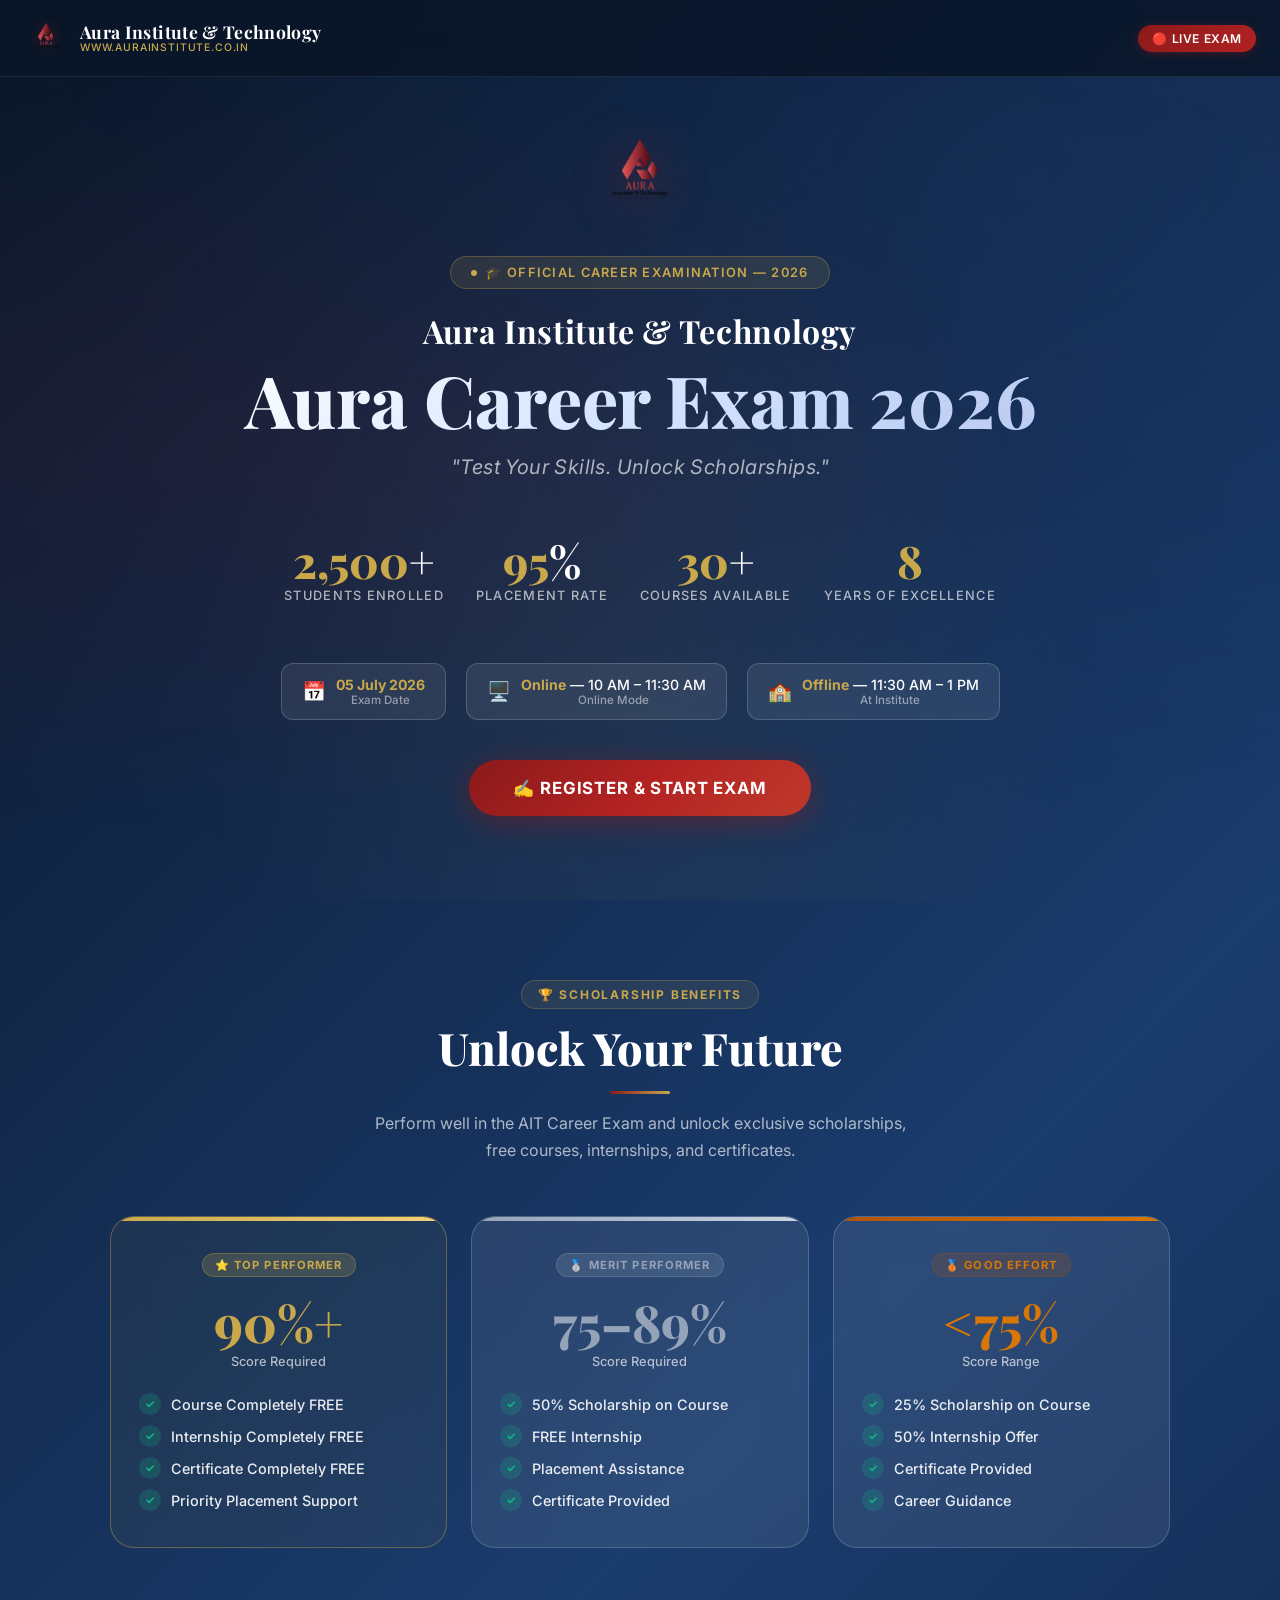
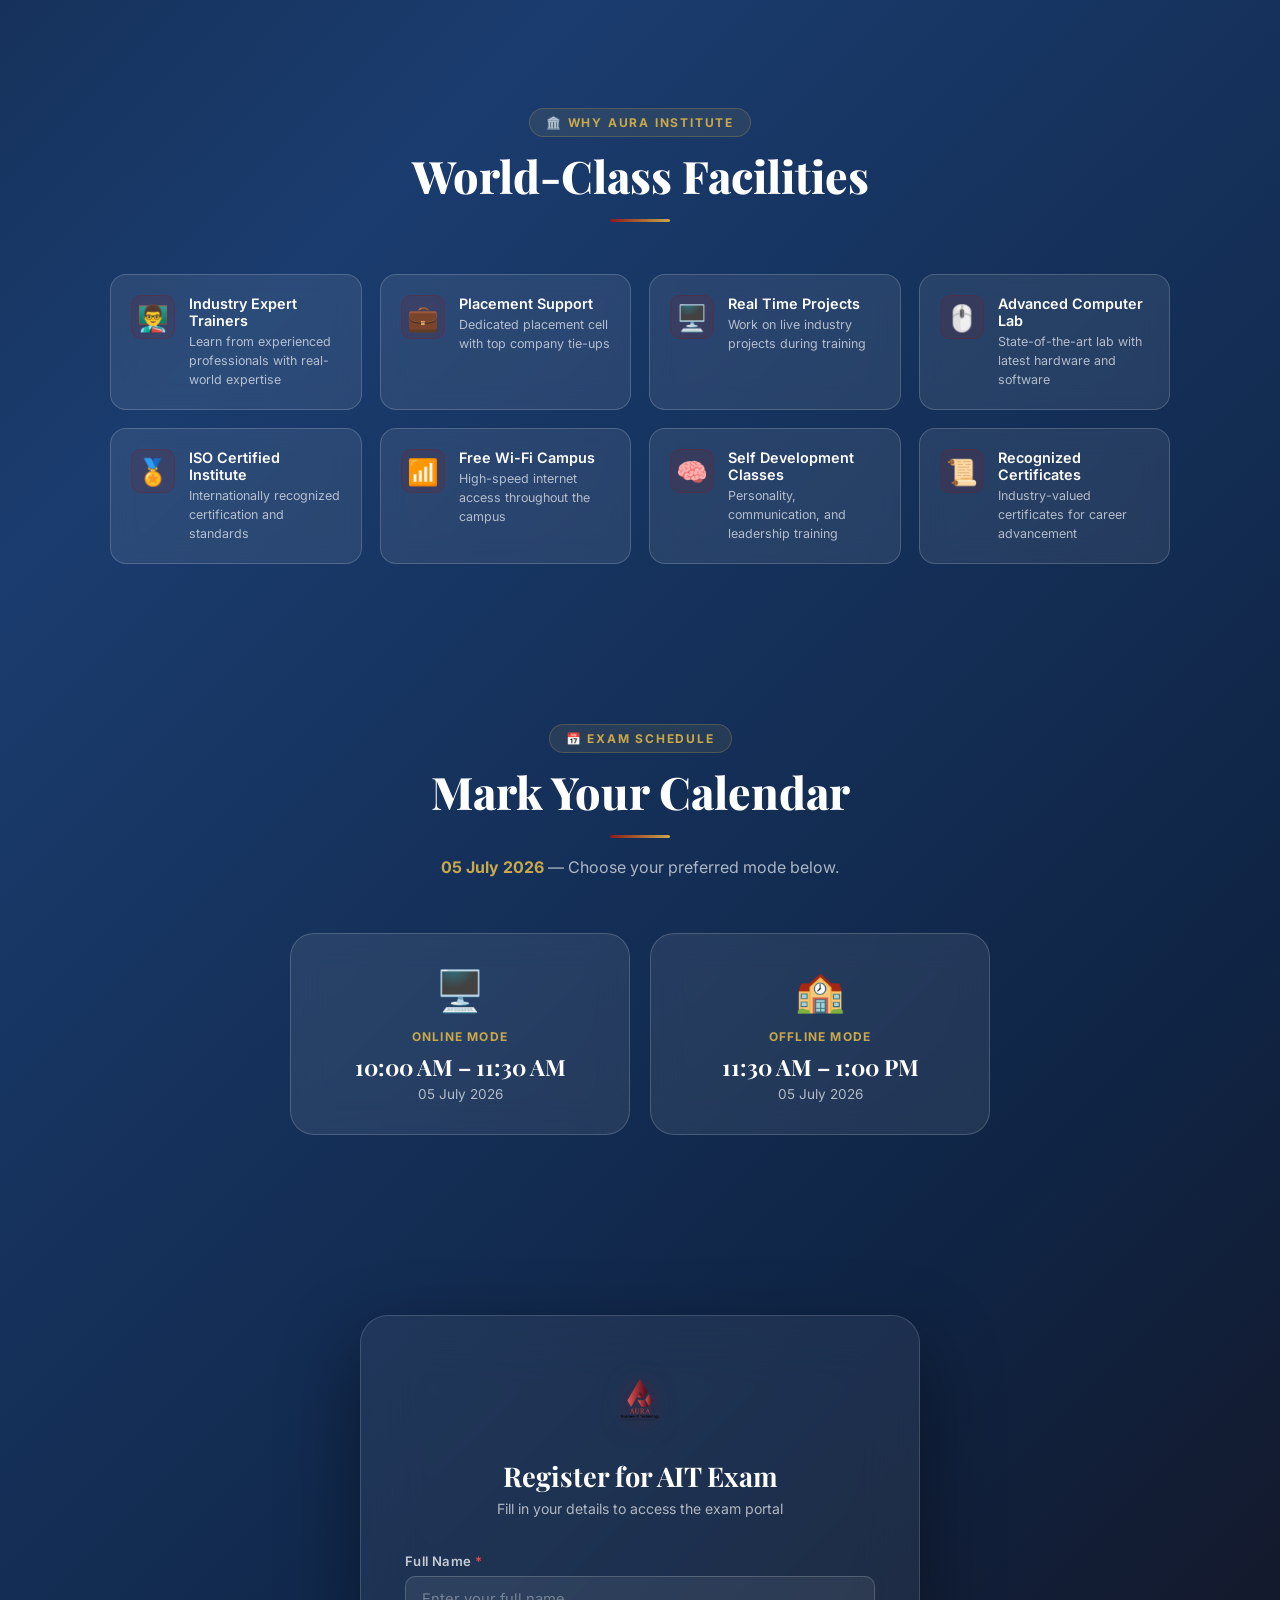
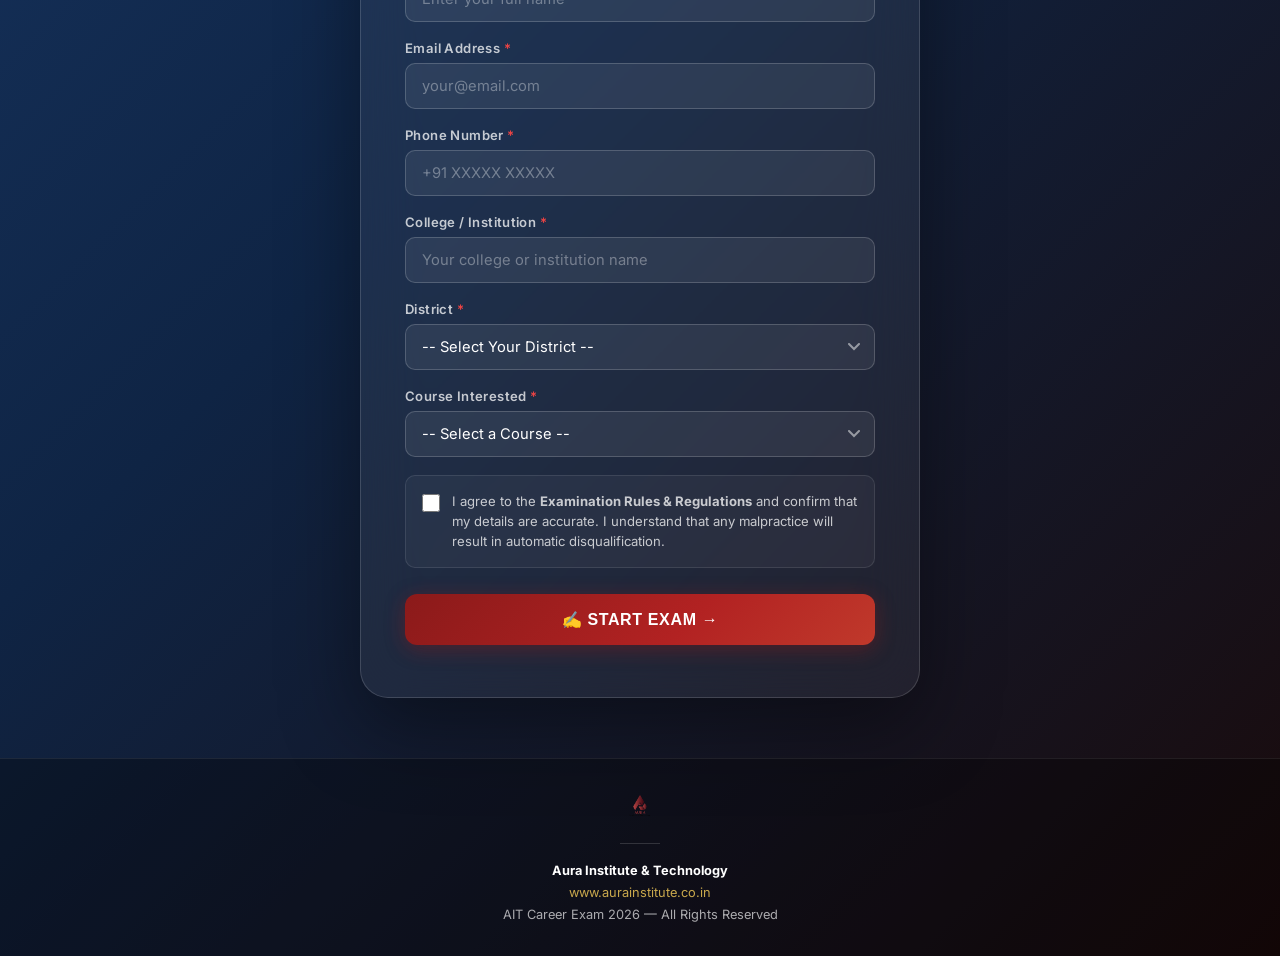
<file: index.html>
<!DOCTYPE html>
<html lang="en">
<head>
  <meta charset="UTF-8" />
  <meta name="viewport" content="width=device-width, initial-scale=1.0" />
  <meta name="description" content="AIT Career Exam 2026 – Test Your Skills. Unlock Scholarships. Hosted by Aura Institute & Technology." />
  <meta name="keywords" content="Aura Institute, AIT Exam, Career Exam 2026, Scholarship, Technology" />
  <meta name="robots" content="index, follow" />
  <meta property="og:title" content="AIT Career Exam 2026 | Aura Institute & Technology" />
  <meta property="og:description" content="Test Your Skills. Unlock Scholarships. Register for AIT Exam 2026." />
  <meta property="og:type" content="website" />
  <title>AIT Career Exam 2026 | Aura Institute & Technology</title>
  <link rel="icon" type="image/png" href="assets/logo.png" />
  <link rel="stylesheet" href="css/style.css" />
</head>
<body>

<!-- Page Loader -->
<div class="page-loader" id="pageLoader">
  <img src="assets/logo.png" alt="Aura Institute" class="loader-logo" />
  <div class="loader-bar-wrap">
    <div class="loader-bar"></div>
  </div>
</div>

<!-- Background Particles -->
<div class="bg-particles" id="bgParticles"></div>

<!-- Navbar -->
<nav class="navbar" id="navbar" role="navigation" aria-label="Main navigation">
  <a class="nav-brand" href="index.html" aria-label="Aura Institute Home">
    <img src="assets/logo.png" alt="Aura Institute Logo" class="nav-logo" loading="lazy" />
    <div class="nav-brand-text">
      <span class="nav-brand-name">Aura Institute & Technology</span>
      <span class="nav-brand-sub">www.aurainstitute.co.in</span>
    </div>
  </a>
  <div class="nav-badge" aria-label="Exam status">🔴 LIVE EXAM</div>
</nav>

<!-- ============================================================
     HERO SECTION
     ============================================================ -->
<section class="hero" id="home" aria-label="Hero section">
  <div class="hero-content">
    <div class="hero-logo-wrap">
      <img src="assets/logo.png" alt="Aura Institute & Technology" class="hero-logo" loading="eager" />
    </div>

    <div class="hero-eyebrow">🎓 Official Career Examination — 2026</div>

    <h2 class="hero-institute">Aura Institute & Technology</h2>
    <h1 class="hero-title">Aura Career Exam 2026</h1>
    <p class="hero-subtitle">"Test Your Skills. Unlock Scholarships."</p>

    <!-- Stats row -->
    <div class="stats-row">
      <div class="stat-item">
        <div class="stat-number"><span id="counter1">0</span>+</div>
        <div class="stat-label">Students Enrolled</div>
      </div>
      <div class="stat-item">
        <div class="stat-number"><span id="counter2">0</span>%</div>
        <div class="stat-label">Placement Rate</div>
      </div>
      <div class="stat-item">
        <div class="stat-number"><span id="counter3">0</span>+</div>
        <div class="stat-label">Courses Available</div>
      </div>
      <div class="stat-item">
        <div class="stat-number"><span id="counter4">0</span></div>
        <div class="stat-label">Years of Excellence</div>
      </div>
    </div>

    <!-- Exam Date Chips -->
    <div class="exam-date-banner">
      <div class="date-chip">
        <span class="icon">📅</span>
        <div>
          <div><strong>05 July 2026</strong></div>
          <div style="font-size:0.72rem; color: rgba(255,255,255,0.5);">Exam Date</div>
        </div>
      </div>
      <div class="date-chip">
        <span class="icon">🖥️</span>
        <div>
          <div><strong>Online</strong> — 10 AM – 11:30 AM</div>
          <div style="font-size:0.72rem; color: rgba(255,255,255,0.5);">Online Mode</div>
        </div>
      </div>
      <div class="date-chip">
        <span class="icon">🏫</span>
        <div>
          <div><strong>Offline</strong> — 11:30 AM – 1 PM</div>
          <div style="font-size:0.72rem; color: rgba(255,255,255,0.5);">At Institute</div>
        </div>
      </div>
    </div>

    <a href="#register" class="btn-primary" id="heroRegisterBtn" role="button">
      ✍️ Register & Start Exam
    </a>
  </div>
</section>

<!-- ============================================================
     SCHOLARSHIP SECTION
     ============================================================ -->
<section class="section" id="scholarship" aria-label="Scholarship benefits">
  <div class="container">
    <div class="section-header">
      <div class="section-label">🏆 Scholarship Benefits</div>
      <h2 class="section-title">Unlock Your Future</h2>
      <div class="divider"></div>
      <p class="section-desc">Perform well in the AIT Career Exam and unlock exclusive scholarships, free courses, internships, and certificates.</p>
    </div>

    <div class="scholarship-grid">
      <!-- Gold: 90%+ -->
      <div class="scholarship-card featured gold" role="article" aria-label="Gold Scholarship: 90% and above">
        <div class="card-badge gold">⭐ Top Performer</div>
        <div class="card-score gold">90%+</div>
        <div class="card-score-label">Score Required</div>
        <ul class="card-benefits" aria-label="Benefits for 90% and above">
          <li>Course Completely FREE</li>
          <li>Internship Completely FREE</li>
          <li>Certificate Completely FREE</li>
          <li>Priority Placement Support</li>
        </ul>
      </div>

      <!-- Silver: 75–89% -->
      <div class="scholarship-card silver" role="article" aria-label="Silver Scholarship: 75 to 89 percent">
        <div class="card-badge silver">🥈 Merit Performer</div>
        <div class="card-score silver">75–89%</div>
        <div class="card-score-label">Score Required</div>
        <ul class="card-benefits" aria-label="Benefits for 75 to 89 percent">
          <li>50% Scholarship on Course</li>
          <li>FREE Internship</li>
          <li>Placement Assistance</li>
          <li>Certificate Provided</li>
        </ul>
      </div>

      <!-- Bronze: Below 75% -->
      <div class="scholarship-card bronze" role="article" aria-label="Bronze Scholarship: Below 75 percent">
        <div class="card-badge bronze">🥉 Good Effort</div>
        <div class="card-score bronze">&lt;75%</div>
        <div class="card-score-label">Score Range</div>
        <ul class="card-benefits" aria-label="Benefits for below 75 percent">
          <li>25% Scholarship on Course</li>
          <li>50% Internship Offer</li>
          <li>Certificate Provided</li>
          <li>Career Guidance</li>
        </ul>
      </div>
    </div>
  </div>
</section>

<!-- ============================================================
     FEATURES SECTION
     ============================================================ -->
<section class="section" id="features" aria-label="Institute features">
  <div class="container">
    <div class="section-header">
      <div class="section-label">🏛️ Why Aura Institute</div>
      <h2 class="section-title">World-Class Facilities</h2>
      <div class="divider"></div>
    </div>

    <div class="features-grid">
      <div class="feature-item">
        <div class="feature-icon">👨‍🏫</div>
        <div class="feature-text">
          <h4>Industry Expert Trainers</h4>
          <p>Learn from experienced professionals with real-world expertise</p>
        </div>
      </div>
      <div class="feature-item">
        <div class="feature-icon">💼</div>
        <div class="feature-text">
          <h4>Placement Support</h4>
          <p>Dedicated placement cell with top company tie-ups</p>
        </div>
      </div>
      <div class="feature-item">
        <div class="feature-icon">🖥️</div>
        <div class="feature-text">
          <h4>Real Time Projects</h4>
          <p>Work on live industry projects during training</p>
        </div>
      </div>
      <div class="feature-item">
        <div class="feature-icon">🖱️</div>
        <div class="feature-text">
          <h4>Advanced Computer Lab</h4>
          <p>State-of-the-art lab with latest hardware and software</p>
        </div>
      </div>
      <div class="feature-item">
        <div class="feature-icon">🏅</div>
        <div class="feature-text">
          <h4>ISO Certified Institute</h4>
          <p>Internationally recognized certification and standards</p>
        </div>
      </div>
      <div class="feature-item">
        <div class="feature-icon">📶</div>
        <div class="feature-text">
          <h4>Free Wi-Fi Campus</h4>
          <p>High-speed internet access throughout the campus</p>
        </div>
      </div>
      <div class="feature-item">
        <div class="feature-icon">🧠</div>
        <div class="feature-text">
          <h4>Self Development Classes</h4>
          <p>Personality, communication, and leadership training</p>
        </div>
      </div>
      <div class="feature-item">
        <div class="feature-icon">📜</div>
        <div class="feature-text">
          <h4>Recognized Certificates</h4>
          <p>Industry-valued certificates for career advancement</p>
        </div>
      </div>
    </div>
  </div>
</section>

<!-- ============================================================
     EXAM SCHEDULE
     ============================================================ -->
<section class="section" id="schedule" aria-label="Exam schedule">
  <div class="container">
    <div class="section-header">
      <div class="section-label">📅 Exam Schedule</div>
      <h2 class="section-title">Mark Your Calendar</h2>
      <div class="divider"></div>
      <p class="section-desc" style="margin-bottom:0;">
        <strong style="color:var(--gold);">05 July 2026</strong> — Choose your preferred mode below.
      </p>
    </div>

    <div class="schedule-wrap">
      <div class="schedule-card">
        <div class="schedule-icon">🖥️</div>
        <div class="schedule-mode">Online Mode</div>
        <div class="schedule-time">10:00 AM – 11:30 AM</div>
        <div class="schedule-date">05 July 2026</div>
      </div>
      <div class="schedule-card">
        <div class="schedule-icon">🏫</div>
        <div class="schedule-mode">Offline Mode</div>
        <div class="schedule-time">11:30 AM – 1:00 PM</div>
        <div class="schedule-date">05 July 2026</div>
      </div>
    </div>
  </div>
</section>

<!-- ============================================================
     REGISTRATION FORM
     ============================================================ -->
<section class="form-section" id="register" aria-label="Registration form">
  <div class="form-container" role="main">
    <div class="form-header">
      <img src="assets/logo.png" alt="Aura Institute Logo" class="form-logo" loading="lazy" />
      <h2 class="form-title">Register for AIT Exam</h2>
      <p class="form-subtitle">Fill in your details to access the exam portal</p>
    </div>

    <!-- Alert Messages -->
    <div class="alert alert-error" id="formAlertError" role="alert" aria-live="assertive">
      <span>⚠️</span>
      <span id="formAlertErrorText">An error occurred.</span>
    </div>
    <div class="alert alert-warning" id="formAlertWarning" role="alert" aria-live="polite">
      <span>🚫</span>
      <span id="formAlertWarningText"></span>
    </div>
    <div class="alert alert-success" id="formAlertSuccess" role="status" aria-live="polite">
      <span>✅</span>
      <span id="formAlertSuccessText"></span>
    </div>

    <form id="registrationForm" novalidate autocomplete="off" aria-label="Exam registration form">
      <!-- Full Name -->
      <div class="form-group">
        <label class="form-label" for="fullName">Full Name <span style="color:var(--danger)">*</span></label>
        <input
          type="text"
          id="fullName"
          name="fullName"
          class="form-input"
          placeholder="Enter your full name"
          maxlength="100"
          autocomplete="name"
          aria-required="true"
        />
        <div class="field-error" id="fullNameError" role="alert">Please enter your full name.</div>
      </div>

      <!-- Email -->
      <div class="form-group">
        <label class="form-label" for="email">Email Address <span style="color:var(--danger)">*</span></label>
        <input
          type="email"
          id="email"
          name="email"
          class="form-input"
          placeholder="your@email.com"
          maxlength="150"
          autocomplete="email"
          aria-required="true"
        />
        <div class="field-error" id="emailError" role="alert">Please enter a valid email address.</div>
      </div>

      <!-- Phone -->
      <div class="form-group">
        <label class="form-label" for="phone">Phone Number <span style="color:var(--danger)">*</span></label>
        <input
          type="tel"
          id="phone"
          name="phone"
          class="form-input"
          placeholder="+91 XXXXX XXXXX"
          maxlength="15"
          autocomplete="tel"
          aria-required="true"
        />
        <div class="field-error" id="phoneError" role="alert">Please enter a valid 10-digit phone number.</div>
      </div>

      <!-- College -->
      <div class="form-group">
        <label class="form-label" for="college">College / Institution <span style="color:var(--danger)">*</span></label>
        <input
          type="text"
          id="college"
          name="college"
          class="form-input"
          placeholder="Your college or institution name"
          maxlength="150"
          aria-required="true"
        />
        <div class="field-error" id="collegeError" role="alert">Please enter your college name.</div>
      </div>

      <!-- District -->
      <div class="form-group">
        <label class="form-label" for="district">District <span style="color:var(--danger)">*</span></label>
        <select id="district" name="district" class="form-select" aria-required="true">
          <option value="">-- Select Your District --</option>
          <option>Chennai</option>
          <option>Coimbatore</option>
          <option>Madurai</option>
          <option>Tiruchirappalli</option>
          <option>Salem</option>
          <option>Tirunelveli</option>
          <option>Vellore</option>
          <option>Erode</option>
          <option>Thoothukkudi</option>
          <option>Dindigul</option>
          <option>Thanjavur</option>
          <option>Ranipet</option>
          <option>Sivaganga</option>
          <option>Virudhunagar</option>
          <option>Namakkal</option>
          <option>Kanchipuram</option>
          <option>Karur</option>
          <option>Tiruppur</option>
          <option>Krishnagiri</option>
          <option>Dharmapuri</option>
          <option>Ariyalur</option>
          <option>Cuddalore</option>
          <option>Nagapattinam</option>
          <option>Nilgiris</option>
          <option>Perambalur</option>
          <option>Pudukkottai</option>
          <option>Ramanathapuram</option>
          <option>Tiruvannamalai</option>
          <option>Tiruvarur</option>
          <option>Villupuram</option>
          <option>Kallakurichi</option>
          <option>Chengalpattu</option>
          <option>Tenkasi</option>
          <option>Tirupattur</option>
          <option>Other</option>
        </select>
        <div class="field-error" id="districtError" role="alert">Please select your district.</div>
      </div>

      <!-- Course Interested -->
      <div class="form-group">
        <label class="form-label" for="course">Course Interested <span style="color:var(--danger)">*</span></label>
        <select id="course" name="course" class="form-select" aria-required="true">
          <option value="">-- Select a Course --</option>
          <option>Full Stack Web Development</option>
          <option>Python Programming</option>
          <option>Java Development</option>
          <option>Data Science & AI</option>
          <option>Digital Marketing</option>
          <option>Graphic Design</option>
          <option>Cybersecurity</option>
          <option>Cloud Computing (AWS/Azure)</option>
          <option>Mobile App Development</option>
          <option>Hardware & Networking</option>
          <option>Tally & Accounting</option>
          <option>MS Office & DTP</option>
          <option>Embedded Systems</option>
          <option>VLSI Design</option>
          <option>AutoCAD & Civil Design</option>
          <option>Other</option>
        </select>
        <div class="field-error" id="courseError" role="alert">Please select a course.</div>
      </div>

      <!-- Agree Checkbox -->
      <div class="form-group">
        <label class="checkbox-wrap" for="agreeTerms">
          <input type="checkbox" id="agreeTerms" name="agreeTerms" aria-required="true" />
          <span class="checkbox-label">
            I agree to the <strong>Examination Rules & Regulations</strong> and confirm that my details are accurate. I understand that any malpractice will result in automatic disqualification.
          </span>
        </label>
        <div class="field-error" id="agreeError" role="alert">You must agree to the examination rules.</div>
      </div>

      <!-- Submit -->
      <button type="submit" class="btn-submit" id="submitBtn" aria-label="Start Exam">
        <span class="spinner" aria-hidden="true"></span>
        <span class="btn-text">✍️ Start Exam →</span>
      </button>
    </form>
  </div>
</section>

<!-- ============================================================
     FOOTER
     ============================================================ -->
<footer class="footer" role="contentinfo">
  <div class="footer-content">
    <img src="assets/logo.png" alt="Aura Institute Logo" class="footer-logo" loading="lazy" />
    <div class="footer-divider"></div>
    <p class="footer-text">
      <strong style="color:var(--white);">Aura Institute & Technology</strong><br />
      <a href="https://www.aurainstitute.co.in" target="_blank" rel="noopener">www.aurainstitute.co.in</a><br />
      AIT Career Exam 2026 — All Rights Reserved
    </p>
  </div>
</footer>

<!-- Already Attended Modal -->
<div class="modal-overlay" id="alreadyAttendedModal" role="dialog" aria-modal="true" aria-labelledby="alreadyModalTitle">
  <div class="modal-box">
    <span class="modal-icon">🚫</span>
    <h3 class="modal-title" id="alreadyModalTitle">Already Attempted</h3>
    <p class="modal-body">You have already attended the Aura Career Exam. Only one attempt is permitted per candidate.</p>
    <div class="modal-actions">
      <button class="modal-btn modal-btn-primary" onclick="closeModal('alreadyAttendedModal')" aria-label="Close modal">Understood</button>
    </div>
  </div>
</div>

<!-- Confirm Start Modal -->
<div class="modal-overlay" id="confirmStartModal" role="dialog" aria-modal="true" aria-labelledby="confirmModalTitle">
  <div class="modal-box">
    <span class="modal-icon">📋</span>
    <h3 class="modal-title" id="confirmModalTitle">Ready to Begin?</h3>
    <p class="modal-body">
      The exam has <strong style="color:var(--white);">50 questions</strong> and a time limit of <strong style="color:var(--white);">90 minutes</strong>.<br /><br />
      The exam will launch in <strong style="color:var(--gold);">fullscreen mode</strong>. Do not switch tabs or close the browser. Any malpractice will be logged and may result in disqualification.<br /><br />
      <strong style="color:var(--white);">Are you ready to proceed?</strong>
    </p>
    <div class="modal-actions">
      <button class="modal-btn modal-btn-secondary" onclick="closeModal('confirmStartModal')" aria-label="Cancel">Cancel</button>
      <button class="modal-btn modal-btn-primary" id="confirmStartBtn" aria-label="Confirm and launch exam">Launch Exam →</button>
    </div>
  </div>
</div>

<script src="js/api.js"></script>
<script src="js/script.js"></script>
</body>
</html>
</file>
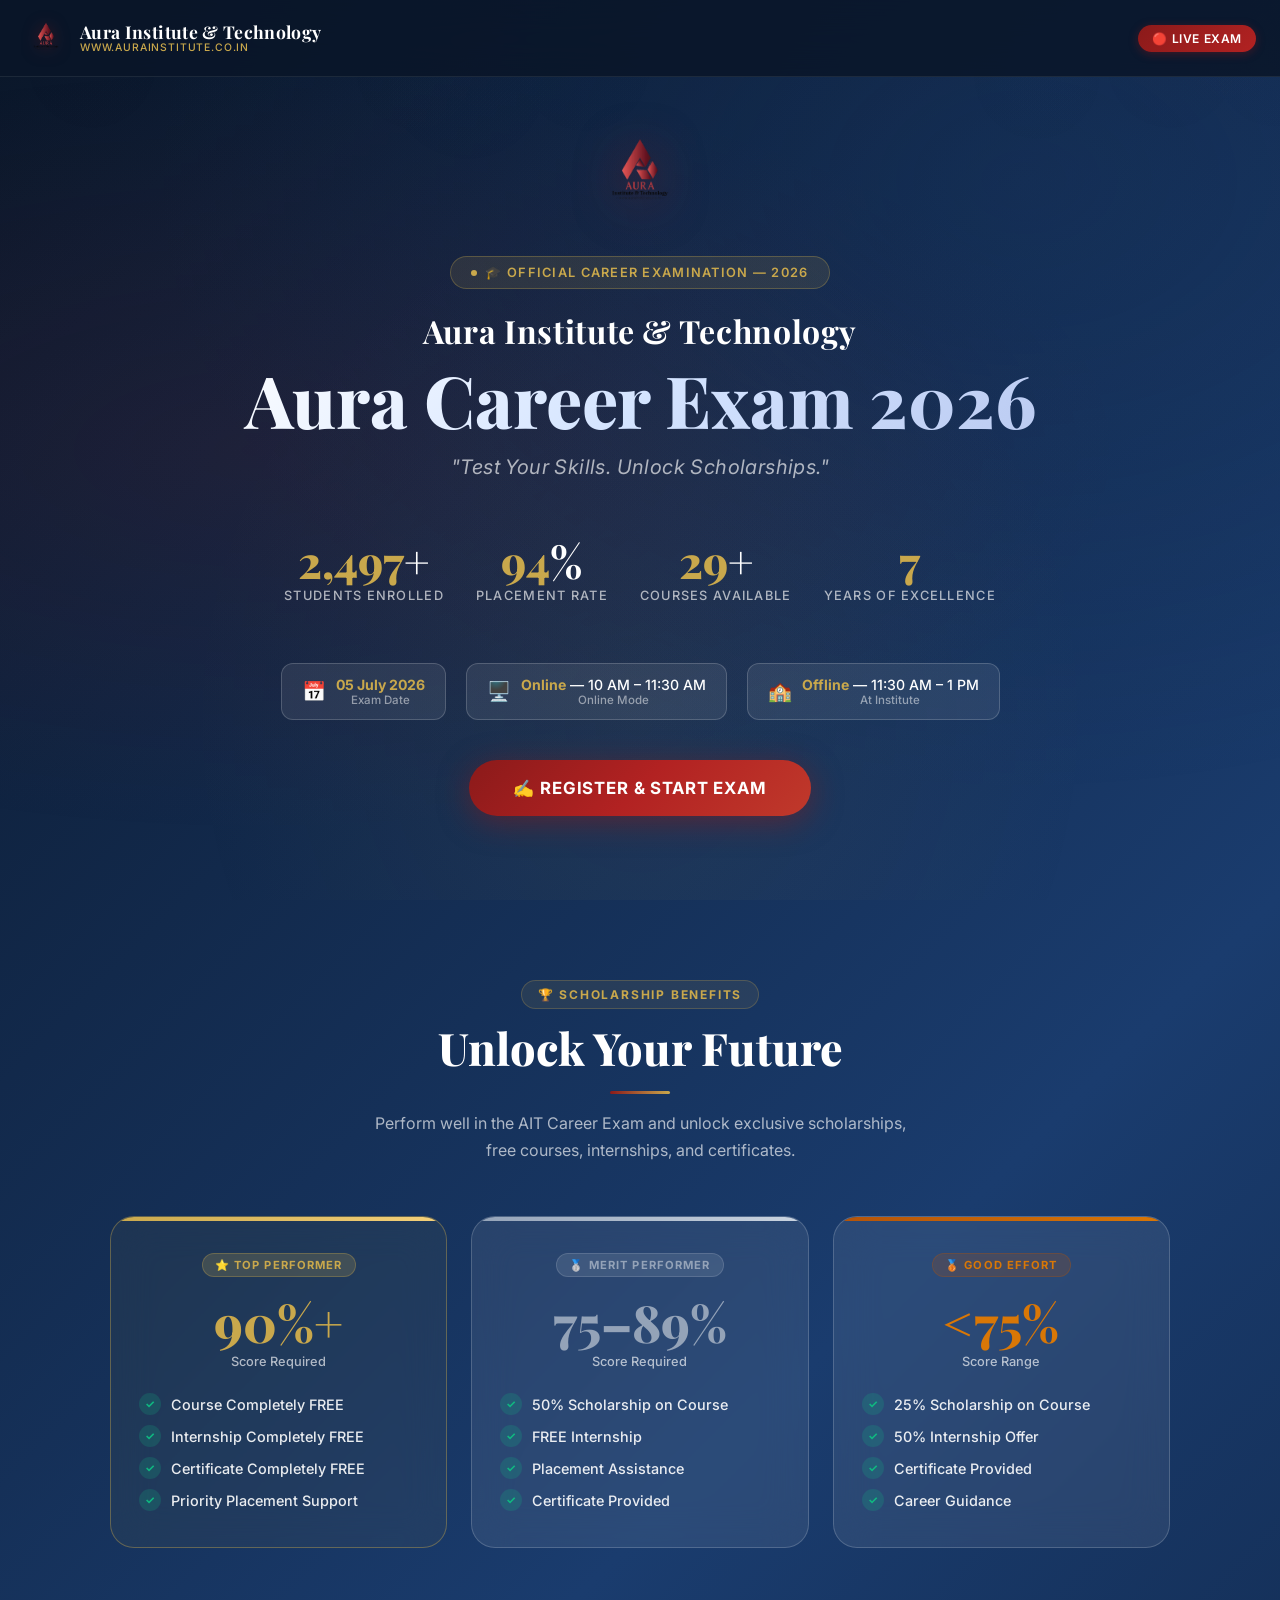
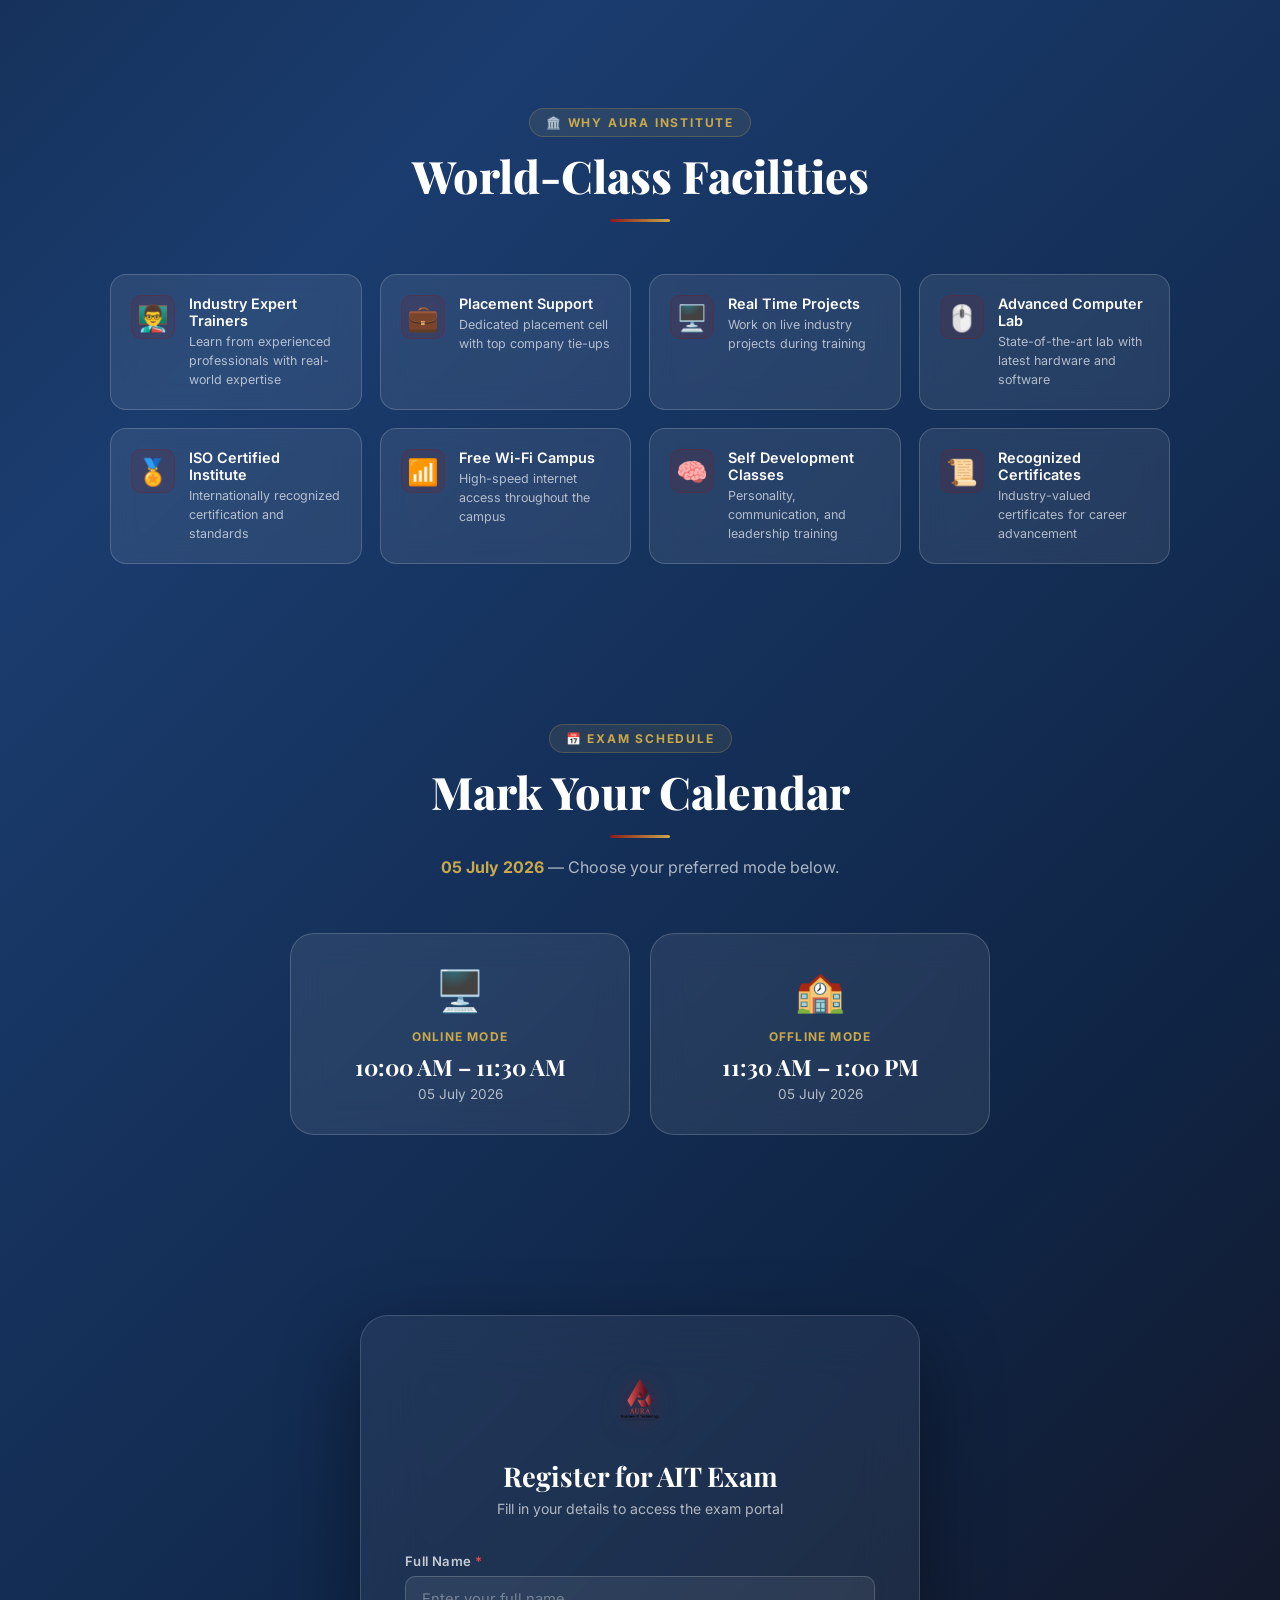
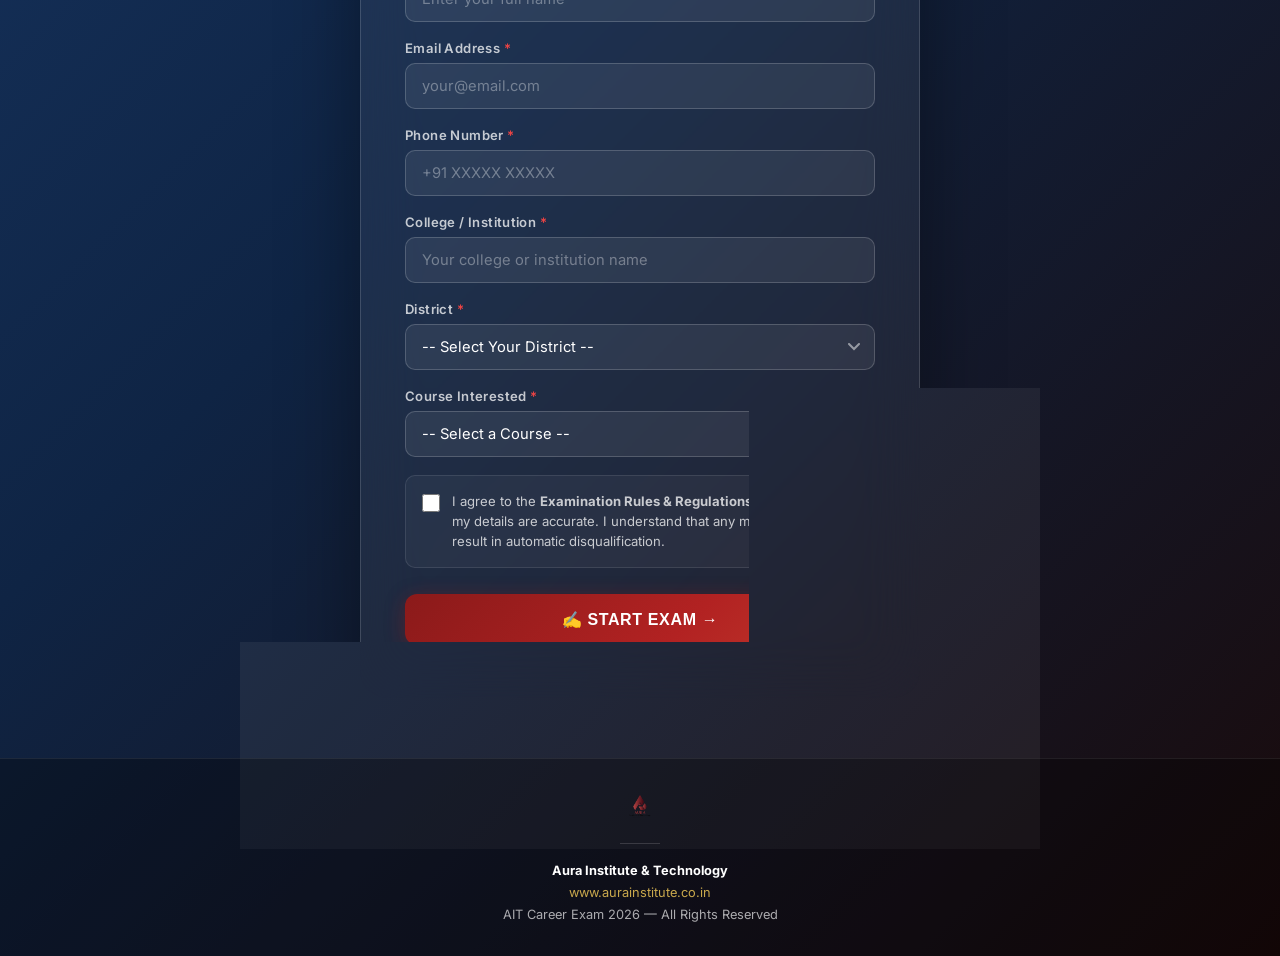
<file: exam.html>
<!DOCTYPE html>
<html lang="en">
<head>
  <meta charset="UTF-8" />
  <meta name="viewport" content="width=device-width, initial-scale=1.0" />
  <meta name="robots" content="noindex, nofollow" />
  <title>AIT Career Exam 2026 | Aura Institute & Technology</title>
  <link rel="icon" type="image/png" href="assets/logo.png" />
  <link rel="stylesheet" href="css/style.css" />
</head>
<body>

<!-- Fullscreen Prompt (initial) -->
<div class="fullscreen-prompt" id="fullscreenPrompt">
  <img src="assets/logo.png" alt="Aura Logo" style="height:80px; filter:drop-shadow(0 4px 16px rgba(139,26,26,0.7));" />
  <h2 style="font-family:'Playfair Display',serif; font-size:1.8rem; color:white;">Ready to Begin?</h2>
  <p style="color:rgba(255,255,255,0.65); max-width:400px; line-height:1.7;">
    The exam will run in <strong style="color:#c9a84c;">fullscreen mode</strong>. Do not exit fullscreen, switch tabs, or use keyboard shortcuts. Violations will be logged.
  </p>
  <button class="btn-primary" onclick="enterFullscreen()" style="margin-top:8px;">
    🖥️ Enter Fullscreen & Start
  </button>
  <p style="font-size:0.75rem; color:rgba(255,255,255,0.4); margin-top:12px;">
    By starting, you agree to the examination rules.
  </p>
</div>

<!-- Fullscreen Re-entry Prompt (inline) -->
<div class="fullscreen-prompt hidden" id="fullscreenPromptInline" style="z-index:4000;">
  <span style="font-size:3rem;">⚠️</span>
  <h2 style="font-family:'Playfair Display',serif; font-size:1.6rem; color:white;">Fullscreen Exited!</h2>
  <p style="color:rgba(255,255,255,0.65); max-width:380px; line-height:1.7;">
    You have exited fullscreen mode. Please return to fullscreen to continue your exam. This has been logged.
  </p>
  <button class="btn-primary" onclick="reenterFullscreen()">
    🖥️ Return to Fullscreen
  </button>
</div>

<!-- Warning Toast -->
<div class="warning-toast" id="warningToast" role="alert" aria-live="assertive"></div>

<!-- Navbar -->
<nav class="navbar" id="navbar" role="navigation">
  <a class="nav-brand" href="#" onclick="return false;" aria-label="Aura Institute">
    <img src="assets/logo.png" alt="Logo" class="nav-logo" />
    <div class="nav-brand-text">
      <span class="nav-brand-name">Aura Institute & Technology</span>
      <span class="nav-brand-sub">AIT Career Exam 2026</span>
    </div>
  </a>
  <div id="timerDisplay" class="timer-display" role="timer" aria-label="Exam time remaining">
    <span class="timer-icon">⏱️</span>
    <span class="timer-value" id="timerValue">90:00</span>
  </div>
</nav>

<!-- Exam Layout -->
<main class="exam-layout" id="examLayout" role="main">

  <!-- Main Column -->
  <div class="exam-main">

    <!-- Candidate Info Bar -->
    <div class="exam-header-bar">
      <div class="exam-user-info">
        <div class="user-avatar" id="candidateAvatar">?</div>
        <div>
          <div class="user-name" id="candidateName">Loading...</div>
          <div class="user-email" id="candidateEmail"></div>
        </div>
      </div>
      <div style="font-size:0.78rem; color:rgba(255,255,255,0.5);">
        📋 <span id="questionSubject">General</span>
      </div>
    </div>

    <!-- Progress Bar -->
    <div class="progress-wrap">
      <div class="progress-stats">
        <span class="progress-label">Exam Progress</span>
        <span class="progress-count" id="progressLabel">0 / 50 Answered</span>
      </div>
      <div class="progress-bar">
        <div class="progress-fill" id="progressFill" style="width:0%"></div>
      </div>
    </div>

    <!-- Question Card -->
    <div class="question-card" id="questionCard" role="region" aria-label="Current question">
      <div class="question-meta">
        <div>
          <div class="question-number" id="questionNumber">Question 1 of 50</div>
        </div>
        <div style="display:flex; align-items:center; gap:10px;">
          <div class="question-marks">⭐ 1 Mark</div>
          <button
            class="mark-review-btn"
            id="markReviewBtn"
            onclick="toggleMarkReview()"
            aria-label="Mark for review"
            aria-pressed="false"
          >🔖 Mark for Review</button>
        </div>
      </div>

      <div class="question-text" id="questionText" aria-live="polite">
        Loading question...
      </div>

      <div class="options-list" id="optionsList" role="radiogroup" aria-label="Answer options">
        <!-- Options rendered by JS -->
      </div>
    </div>

    <!-- Navigation Buttons -->
    <div class="exam-nav">
      <button
        class="exam-nav-btn btn-prev"
        id="prevBtn"
        onclick="prevQuestion()"
        aria-label="Previous question"
        disabled
      >← Previous</button>

      <button
        class="exam-nav-btn btn-submit-exam"
        id="submitExamBtn"
        onclick="confirmSubmit()"
        style="display:none;"
        aria-label="Submit exam"
      >✅ Submit Exam</button>

      <button
        class="exam-nav-btn btn-next"
        id="nextBtn"
        onclick="nextQuestion()"
        aria-label="Next question"
      >Next →</button>
    </div>

  </div><!-- end exam-main -->

  <!-- Sidebar -->
  <aside class="exam-sidebar" role="complementary" aria-label="Exam sidebar">

    <!-- Quick Submit -->
    <button
      class="btn-primary"
      style="width:100%; justify-content:center; padding:14px; border-radius:12px;"
      onclick="confirmSubmit()"
      aria-label="Submit exam"
    >✅ Submit Exam</button>

    <!-- Summary -->
    <div class="summary-card" role="region" aria-label="Answer summary">
      <div class="summary-row">
        <span class="summary-key">Total Questions</span>
        <span class="summary-val" id="summaryTotal">50</span>
      </div>
      <div class="summary-row">
        <span class="summary-key">Answered</span>
        <span class="summary-val green" id="summaryAnswered">0</span>
      </div>
      <div class="summary-row">
        <span class="summary-key">Not Answered</span>
        <span class="summary-val yellow" id="summaryNotAnswered">50</span>
      </div>
      <div class="summary-row">
        <span class="summary-key">Marked for Review</span>
        <span class="summary-val yellow" id="summaryMarked">0</span>
      </div>
    </div>

    <!-- Palette -->
    <div class="palette-card" role="region" aria-label="Question palette">
      <div class="palette-title">Question Palette</div>

      <div class="palette-legend">
        <div class="legend-item"><div class="legend-dot answered"></div>Answered</div>
        <div class="legend-item"><div class="legend-dot not-answered"></div>Not Answered</div>
        <div class="legend-item"><div class="legend-dot current"></div>Current</div>
        <div class="legend-item"><div class="legend-dot marked"></div>Marked</div>
      </div>

      <div class="palette-grid" id="paletteGrid" role="list" aria-label="Question navigation grid">
        <!-- Rendered by JS -->
      </div>
    </div>

  </aside>
</main>

<!-- Submit Confirmation Modal -->
<div class="modal-overlay" id="submitConfirmModal" role="dialog" aria-modal="true" aria-labelledby="submitModalTitle">
  <div class="modal-box">
    <span class="modal-icon">📋</span>
    <h3 class="modal-title" id="submitModalTitle">Confirm Submission</h3>
    <p class="modal-body">
      You have answered <strong style="color:white;" id="modalAnswered">0</strong> questions.<br/>
      <strong style="color:#f59e0b;" id="modalSkipped">0</strong> questions are unanswered.<br/><br/>
      Once submitted, you <strong style="color:white;">cannot</strong> change your answers. Are you sure?
    </p>
    <div class="modal-actions">
      <button class="modal-btn modal-btn-secondary" onclick="cancelSubmit()">Review Answers</button>
      <button class="modal-btn modal-btn-primary" onclick="doSubmit()">Submit Now</button>
    </div>
  </div>
</div>

<script src="js/api.js"></script>
<script src="js/timer.js"></script>
<script src="js/security.js"></script>
<script src="js/questions.js"></script>
<script src="js/exam.js"></script>
</body>
</html>
</file>
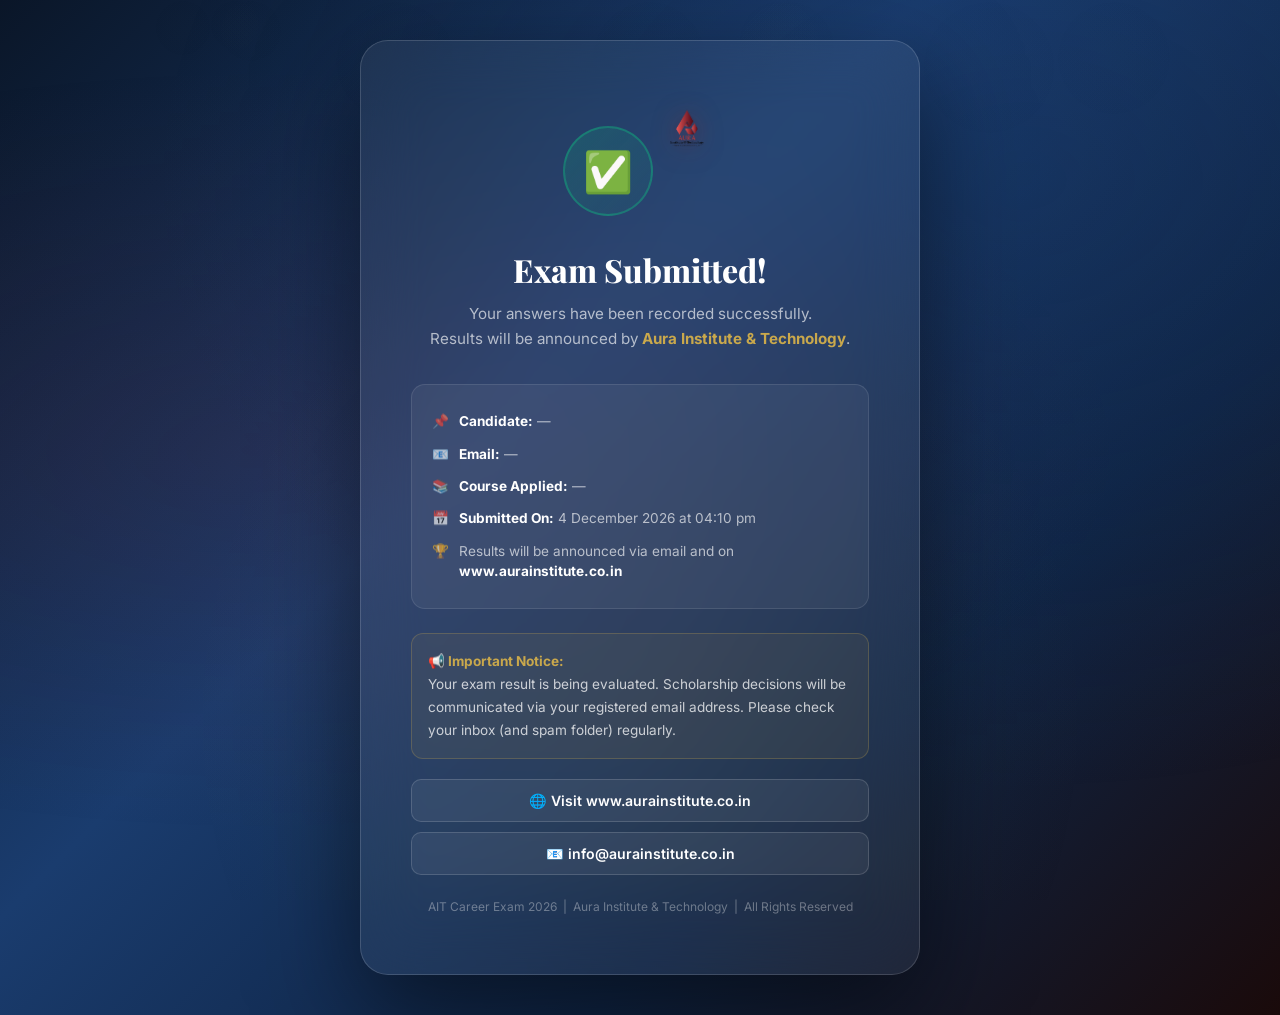
<file: thankyou.html>
<!DOCTYPE html>
<html lang="en">
<head>
  <meta charset="UTF-8" />
  <meta name="viewport" content="width=device-width, initial-scale=1.0" />
  <meta name="robots" content="noindex, nofollow" />
  <title>Exam Submitted | Aura Institute & Technology</title>
  <link rel="icon" type="image/png" href="assets/logo.png" />
  <link rel="stylesheet" href="css/style.css" />
</head>
<body>

<div class="bg-particles" id="bgParticles"></div>

<div class="thankyou-wrap">
  <div class="thankyou-card">

    <!-- Success Animation -->
    <div style="position:relative; display:inline-block; margin-bottom:8px;">
      <div class="success-animation">✅</div>
      <div class="confetti-ring"></div>
    </div>

    <img src="assets/logo.png" alt="Aura Institute Logo" class="thankyou-logo" loading="eager" />

    <h1 class="thankyou-title">Exam Submitted!</h1>
    <p class="thankyou-subtitle">
      Your answers have been recorded successfully.<br/>
      Results will be announced by <strong style="color:var(--gold);">Aura Institute & Technology</strong>.
    </p>

    <!-- Info Box -->
    <div class="info-box">
      <div class="info-row">
        <span>📌</span>
        <div>
          <strong>Candidate:</strong>
          <span id="candidateNameDisplay"> — </span>
        </div>
      </div>
      <div class="info-row">
        <span>📧</span>
        <div>
          <strong>Email:</strong>
          <span id="candidateEmailDisplay"> — </span>
        </div>
      </div>
      <div class="info-row">
        <span>📚</span>
        <div>
          <strong>Course Applied:</strong>
          <span id="candidateCourseDisplay"> — </span>
        </div>
      </div>
      <div class="info-row">
        <span>📅</span>
        <div>
          <strong>Submitted On:</strong>
          <span id="submittedTimeDisplay"> — </span>
        </div>
      </div>
      <div class="info-row">
        <span>🏆</span>
        <div>
          Results will be announced via email and on <strong>www.aurainstitute.co.in</strong>
        </div>
      </div>
    </div>

    <!-- Result Notice -->
    <div style="background:rgba(201,168,76,0.08); border:1px solid rgba(201,168,76,0.25); border-radius:12px; padding:16px; margin-bottom:20px; font-size:0.85rem; color:rgba(255,255,255,0.75); line-height:1.7; text-align:left;">
      <strong style="color:var(--gold);">📢 Important Notice:</strong><br/>
      Your exam result is being evaluated. Scholarship decisions will be communicated via your registered email address. Please check your inbox (and spam folder) regularly.
    </div>

    <!-- Contact Links -->
    <div class="contact-links">
      <a href="https://www.aurainstitute.co.in" target="_blank" rel="noopener" class="contact-link">
        🌐 Visit www.aurainstitute.co.in
      </a>
      <a href="mailto:info@aurainstitute.co.in" class="contact-link">
        📧 info@aurainstitute.co.in
      </a>
    </div>

    <p style="font-size:0.75rem; color:rgba(255,255,255,0.35); margin-top:24px; text-align:center;">
      AIT Career Exam 2026 &nbsp;|&nbsp; Aura Institute & Technology &nbsp;|&nbsp; All Rights Reserved
    </p>

  </div>
</div>

<script src="js/api.js"></script>
<script>
  // Populate candidate details
  document.addEventListener('DOMContentLoaded', () => {
    const candidate = aitRead(AIT_CONFIG.SESSION_KEYS.CANDIDATE);

    if (candidate) {
      const nameEl = document.getElementById('candidateNameDisplay');
      const emailEl = document.getElementById('candidateEmailDisplay');
      const courseEl = document.getElementById('candidateCourseDisplay');
      if (nameEl) nameEl.textContent = candidate.name || '—';
      if (emailEl) emailEl.textContent = candidate.email || '—';
      if (courseEl) courseEl.textContent = candidate.course || '—';
    }

    const timeEl = document.getElementById('submittedTimeDisplay');
    if (timeEl) {
      timeEl.textContent = new Date().toLocaleString('en-IN', {
        day: 'numeric', month: 'long', year: 'numeric',
        hour: '2-digit', minute: '2-digit'
      });
    }

    // Particles
    const container = document.getElementById('bgParticles');
    if (container) {
      for (let i = 0; i < 10; i++) {
        const p = document.createElement('div');
        p.className = 'particle';
        const size = Math.random() * 100 + 40;
        p.style.cssText = `width:${size}px;height:${size}px;left:${Math.random()*100}%;background:radial-gradient(circle,rgba(201,168,76,0.1),transparent);animation-duration:${Math.random()*25+20}s;animation-delay:-${Math.random()*15}s;`;
        container.appendChild(p);
      }
    }

    // Clear session after showing
    setTimeout(() => {
      aitClearSession();
    }, 3000);
  });
</script>
</body>
</html>
</file>
<file: css/style.css>
/* ============================================================
   AIT EXAM 2026 - Main Stylesheet
   Aura Institute & Technology
   ============================================================ */

/* --- Google Fonts Import --- */
@import url('https://fonts.googleapis.com/css2?family=Inter:wght@300;400;500;600;700;800;900&family=Playfair+Display:wght@700;800&display=swap');

/* --- CSS Variables --- */
:root {
  --primary: #1a3c6e;
  --primary-light: #2356a0;
  --primary-dark: #0f2444;
  --accent: #8b1a1a;
  --accent-light: #b22222;
  --gold: #c9a84c;
  --white: #ffffff;
  --off-white: #f0f4ff;
  --glass-bg: rgba(255, 255, 255, 0.08);
  --glass-border: rgba(255, 255, 255, 0.18);
  --glass-shadow: 0 8px 32px rgba(0, 0, 0, 0.25);
  --text-primary: #1a1a2e;
  --text-secondary: #4a5568;
  --text-light: rgba(255, 255, 255, 0.9);
  --text-muted: rgba(255, 255, 255, 0.65);
  --success: #10b981;
  --warning: #f59e0b;
  --danger: #ef4444;
  --border-radius: 16px;
  --border-radius-sm: 8px;
  --border-radius-lg: 24px;
  --transition: all 0.3s cubic-bezier(0.4, 0, 0.2, 1);
  --font-main: 'Inter', sans-serif;
  --font-display: 'Playfair Display', serif;
  --shadow-card: 0 20px 60px rgba(0, 0, 0, 0.15);
  --shadow-btn: 0 4px 20px rgba(26, 60, 110, 0.4);
}

/* --- Reset & Base --- */
*, *::before, *::after {
  margin: 0;
  padding: 0;
  box-sizing: border-box;
}

html {
  scroll-behavior: smooth;
  font-size: 16px;
}

body {
  font-family: var(--font-main);
  background: linear-gradient(135deg, #0a1628 0%, #1a3c6e 40%, #0f2444 70%, #1a0a0a 100%);
  min-height: 100vh;
  color: var(--white);
  overflow-x: hidden;
  position: relative;
}

body::before {
  content: '';
  position: fixed;
  top: 0; left: 0; right: 0; bottom: 0;
  background:
    radial-gradient(ellipse at 20% 50%, rgba(139, 26, 26, 0.12) 0%, transparent 60%),
    radial-gradient(ellipse at 80% 20%, rgba(26, 60, 110, 0.2) 0%, transparent 60%),
    radial-gradient(ellipse at 50% 80%, rgba(201, 168, 76, 0.06) 0%, transparent 50%);
  pointer-events: none;
  z-index: 0;
}

/* --- Animated BG Particles --- */
.bg-particles {
  position: fixed;
  top: 0; left: 0; width: 100%; height: 100%;
  pointer-events: none;
  z-index: 0;
  overflow: hidden;
}

.particle {
  position: absolute;
  border-radius: 50%;
  opacity: 0.06;
  animation: floatParticle linear infinite;
}

@keyframes floatParticle {
  0% { transform: translateY(100vh) rotate(0deg); opacity: 0; }
  10% { opacity: 0.06; }
  90% { opacity: 0.06; }
  100% { transform: translateY(-100px) rotate(360deg); opacity: 0; }
}

/* --- Scrollbar --- */
::-webkit-scrollbar { width: 6px; }
::-webkit-scrollbar-track { background: var(--primary-dark); }
::-webkit-scrollbar-thumb { background: var(--accent); border-radius: 3px; }

/* --- Selection --- */
::selection { background: var(--accent); color: var(--white); }

/* ============================================================
   HEADER / NAVBAR
   ============================================================ */
.navbar {
  position: fixed;
  top: 0; left: 0; right: 0;
  z-index: 1000;
  padding: 16px 24px;
  background: rgba(10, 22, 40, 0.85);
  backdrop-filter: blur(20px);
  -webkit-backdrop-filter: blur(20px);
  border-bottom: 1px solid rgba(255, 255, 255, 0.08);
  display: flex;
  align-items: center;
  justify-content: space-between;
  transition: var(--transition);
}

.navbar.scrolled {
  padding: 10px 24px;
  background: rgba(10, 22, 40, 0.97);
}

.nav-brand {
  display: flex;
  align-items: center;
  gap: 12px;
  text-decoration: none;
}

.nav-logo {
  height: 44px;
  width: auto;
  filter: drop-shadow(0 2px 8px rgba(139, 26, 26, 0.5));
}

.nav-brand-text {
  display: flex;
  flex-direction: column;
  line-height: 1.2;
}

.nav-brand-name {
  font-family: var(--font-display);
  font-size: 1.1rem;
  font-weight: 700;
  color: var(--white);
  letter-spacing: 0.02em;
}

.nav-brand-sub {
  font-size: 0.65rem;
  color: var(--gold);
  letter-spacing: 0.08em;
  text-transform: uppercase;
  font-weight: 500;
}

.nav-badge {
  background: linear-gradient(135deg, var(--accent), var(--accent-light));
  color: var(--white);
  padding: 6px 14px;
  border-radius: 20px;
  font-size: 0.75rem;
  font-weight: 600;
  letter-spacing: 0.05em;
  text-transform: uppercase;
  box-shadow: 0 2px 10px rgba(139, 26, 26, 0.4);
  animation: pulse 2s infinite;
}

@keyframes pulse {
  0%, 100% { box-shadow: 0 2px 10px rgba(139, 26, 26, 0.4); }
  50% { box-shadow: 0 2px 20px rgba(139, 26, 26, 0.7); }
}

/* ============================================================
   HERO SECTION
   ============================================================ */
.hero {
  position: relative;
  z-index: 1;
  min-height: 100vh;
  display: flex;
  align-items: center;
  justify-content: center;
  padding: 100px 20px 60px;
  text-align: center;
}

.hero-content {
  max-width: 900px;
  width: 100%;
  animation: fadeInUp 0.8s ease both;
}

@keyframes fadeInUp {
  from { opacity: 0; transform: translateY(40px); }
  to { opacity: 1; transform: translateY(0); }
}

.hero-logo-wrap {
  margin-bottom: 28px;
  animation: fadeInUp 0.6s ease both;
}

.hero-logo {
  height: 100px;
  width: auto;
  filter: drop-shadow(0 8px 24px rgba(139, 26, 26, 0.6));
  animation: logoGlow 3s ease-in-out infinite;
}

@keyframes logoGlow {
  0%, 100% { filter: drop-shadow(0 8px 24px rgba(139, 26, 26, 0.6)); }
  50% { filter: drop-shadow(0 12px 36px rgba(139, 26, 26, 0.9)); }
}

.hero-eyebrow {
  display: inline-flex;
  align-items: center;
  gap: 8px;
  background: rgba(201, 168, 76, 0.12);
  border: 1px solid rgba(201, 168, 76, 0.3);
  color: var(--gold);
  padding: 8px 20px;
  border-radius: 30px;
  font-size: 0.8rem;
  font-weight: 600;
  letter-spacing: 0.1em;
  text-transform: uppercase;
  margin-bottom: 20px;
  animation: fadeInUp 0.7s 0.1s ease both;
}

.hero-eyebrow::before {
  content: '';
  width: 6px; height: 6px;
  background: var(--gold);
  border-radius: 50%;
  animation: blink 1.2s infinite;
}

@keyframes blink {
  0%, 100% { opacity: 1; }
  50% { opacity: 0.3; }
}

.hero-institute {
  font-family: var(--font-display);
  font-size: clamp(1.4rem, 4vw, 2rem);
  font-weight: 700;
  color: var(--white);
  margin-bottom: 8px;
  animation: fadeInUp 0.7s 0.15s ease both;
  letter-spacing: 0.02em;
}

.hero-title {
  font-family: var(--font-display);
  font-size: clamp(2.4rem, 7vw, 4.5rem);
  font-weight: 800;
  line-height: 1.1;
  margin-bottom: 16px;
  animation: fadeInUp 0.7s 0.2s ease both;
  background: linear-gradient(135deg, #fff 0%, #d4e4ff 50%, #b8c8f0 100%);
  -webkit-background-clip: text;
  -webkit-text-fill-color: transparent;
  background-clip: text;
}

.hero-subtitle {
  font-size: clamp(1rem, 2.5vw, 1.25rem);
  color: var(--text-muted);
  margin-bottom: 40px;
  font-style: italic;
  animation: fadeInUp 0.7s 0.25s ease both;
  letter-spacing: 0.02em;
}

/* --- Exam Date Banner --- */
.exam-date-banner {
  display: flex;
  align-items: center;
  justify-content: center;
  gap: 20px;
  margin-bottom: 40px;
  flex-wrap: wrap;
  animation: fadeInUp 0.7s 0.3s ease both;
}

.date-chip {
  display: flex;
  align-items: center;
  gap: 10px;
  background: var(--glass-bg);
  border: 1px solid var(--glass-border);
  backdrop-filter: blur(10px);
  padding: 12px 20px;
  border-radius: 12px;
  font-size: 0.88rem;
  font-weight: 500;
}

.date-chip .icon {
  font-size: 1.2rem;
}

.date-chip strong {
  color: var(--gold);
}

/* --- CTA Button --- */
.btn-primary {
  display: inline-flex;
  align-items: center;
  gap: 10px;
  background: linear-gradient(135deg, var(--accent) 0%, var(--accent-light) 50%, #c0392b 100%);
  color: var(--white);
  padding: 18px 44px;
  border-radius: 50px;
  font-size: 1.05rem;
  font-weight: 700;
  text-decoration: none;
  border: none;
  cursor: pointer;
  letter-spacing: 0.05em;
  text-transform: uppercase;
  transition: var(--transition);
  box-shadow: 0 6px 30px rgba(139, 26, 26, 0.5), 0 0 0 0 rgba(139, 26, 26, 0.4);
  animation: fadeInUp 0.7s 0.35s ease both;
  position: relative;
  overflow: hidden;
}

.btn-primary::before {
  content: '';
  position: absolute;
  top: 0; left: -100%;
  width: 100%; height: 100%;
  background: linear-gradient(90deg, transparent, rgba(255,255,255,0.15), transparent);
  transition: left 0.5s ease;
}

.btn-primary:hover::before { left: 100%; }

.btn-primary:hover {
  transform: translateY(-3px);
  box-shadow: 0 12px 40px rgba(139, 26, 26, 0.65), 0 0 0 4px rgba(139, 26, 26, 0.15);
}

.btn-primary:active { transform: translateY(-1px); }

.btn-secondary {
  display: inline-flex;
  align-items: center;
  gap: 8px;
  background: transparent;
  color: var(--white);
  padding: 16px 36px;
  border-radius: 50px;
  font-size: 0.95rem;
  font-weight: 600;
  text-decoration: none;
  border: 2px solid rgba(255,255,255,0.3);
  cursor: pointer;
  letter-spacing: 0.04em;
  transition: var(--transition);
}

.btn-secondary:hover {
  background: rgba(255,255,255,0.1);
  border-color: rgba(255,255,255,0.6);
  transform: translateY(-2px);
}

/* ============================================================
   SCHOLARSHIP SECTION
   ============================================================ */
.section {
  position: relative;
  z-index: 1;
  padding: 80px 20px;
}

.section-header {
  text-align: center;
  margin-bottom: 52px;
}

.section-label {
  display: inline-block;
  font-size: 0.75rem;
  font-weight: 700;
  letter-spacing: 0.15em;
  text-transform: uppercase;
  color: var(--gold);
  margin-bottom: 12px;
  padding: 6px 16px;
  background: rgba(201, 168, 76, 0.1);
  border: 1px solid rgba(201, 168, 76, 0.25);
  border-radius: 20px;
}

.section-title {
  font-family: var(--font-display);
  font-size: clamp(1.8rem, 4vw, 2.8rem);
  font-weight: 800;
  color: var(--white);
  line-height: 1.2;
  margin-bottom: 14px;
}

.section-desc {
  font-size: 1rem;
  color: var(--text-muted);
  max-width: 560px;
  margin: 0 auto;
  line-height: 1.7;
}

/* --- Scholarship Cards --- */
.scholarship-grid {
  display: grid;
  grid-template-columns: repeat(auto-fit, minmax(280px, 1fr));
  gap: 24px;
  max-width: 1100px;
  margin: 0 auto;
}

.scholarship-card {
  position: relative;
  background: var(--glass-bg);
  border: 1px solid var(--glass-border);
  backdrop-filter: blur(20px);
  -webkit-backdrop-filter: blur(20px);
  border-radius: var(--border-radius-lg);
  padding: 36px 28px;
  text-align: center;
  transition: var(--transition);
  overflow: hidden;
  cursor: default;
}

.scholarship-card::before {
  content: '';
  position: absolute;
  top: 0; left: 0; right: 0;
  height: 4px;
  border-radius: var(--border-radius-lg) var(--border-radius-lg) 0 0;
}

.scholarship-card.gold::before { background: linear-gradient(90deg, var(--gold), #f5d17a); }
.scholarship-card.silver::before { background: linear-gradient(90deg, #94a3b8, #cbd5e1); }
.scholarship-card.bronze::before { background: linear-gradient(90deg, #b45309, #d97706); }

.scholarship-card:hover {
  transform: translateY(-8px);
  box-shadow: var(--shadow-card);
  border-color: rgba(255, 255, 255, 0.3);
}

.scholarship-card.featured {
  border-color: rgba(201, 168, 76, 0.4);
  background: rgba(201, 168, 76, 0.06);
}

.card-badge {
  display: inline-block;
  font-size: 0.7rem;
  font-weight: 700;
  letter-spacing: 0.1em;
  text-transform: uppercase;
  padding: 4px 12px;
  border-radius: 20px;
  margin-bottom: 20px;
}

.card-badge.gold { background: rgba(201, 168, 76, 0.2); color: var(--gold); border: 1px solid rgba(201, 168, 76, 0.3); }
.card-badge.silver { background: rgba(148, 163, 184, 0.2); color: #94a3b8; border: 1px solid rgba(148, 163, 184, 0.3); }
.card-badge.bronze { background: rgba(180, 83, 9, 0.2); color: #d97706; border: 1px solid rgba(180, 83, 9, 0.3); }

.card-score {
  font-family: var(--font-display);
  font-size: 3.2rem;
  font-weight: 800;
  line-height: 1;
  margin-bottom: 6px;
}

.card-score.gold { color: var(--gold); }
.card-score.silver { color: #94a3b8; }
.card-score.bronze { color: #d97706; }

.card-score-label {
  font-size: 0.8rem;
  color: var(--text-muted);
  margin-bottom: 24px;
  font-weight: 500;
}

.card-benefits {
  list-style: none;
  text-align: left;
  display: flex;
  flex-direction: column;
  gap: 10px;
}

.card-benefits li {
  display: flex;
  align-items: center;
  gap: 10px;
  font-size: 0.9rem;
  color: var(--text-light);
  font-weight: 500;
}

.card-benefits li::before {
  content: '✓';
  display: flex;
  align-items: center;
  justify-content: center;
  width: 22px; height: 22px;
  background: rgba(16, 185, 129, 0.2);
  color: var(--success);
  border-radius: 50%;
  font-size: 0.7rem;
  font-weight: 700;
  flex-shrink: 0;
}

/* ============================================================
   FEATURES SECTION
   ============================================================ */
.features-grid {
  display: grid;
  grid-template-columns: repeat(auto-fill, minmax(220px, 1fr));
  gap: 18px;
  max-width: 1100px;
  margin: 0 auto;
}

.feature-item {
  display: flex;
  align-items: flex-start;
  gap: 14px;
  background: var(--glass-bg);
  border: 1px solid var(--glass-border);
  backdrop-filter: blur(12px);
  border-radius: var(--border-radius);
  padding: 20px;
  transition: var(--transition);
}

.feature-item:hover {
  transform: translateY(-4px);
  background: rgba(255, 255, 255, 0.1);
  border-color: rgba(255, 255, 255, 0.25);
}

.feature-icon {
  font-size: 1.6rem;
  flex-shrink: 0;
  width: 44px; height: 44px;
  background: rgba(139, 26, 26, 0.15);
  border-radius: 10px;
  display: flex;
  align-items: center;
  justify-content: center;
  border: 1px solid rgba(139, 26, 26, 0.25);
}

.feature-text h4 {
  font-size: 0.9rem;
  font-weight: 600;
  color: var(--white);
  margin-bottom: 4px;
}

.feature-text p {
  font-size: 0.78rem;
  color: var(--text-muted);
  line-height: 1.5;
}

/* ============================================================
   EXAM SCHEDULE SECTION
   ============================================================ */
.schedule-wrap {
  max-width: 700px;
  margin: 0 auto;
  display: grid;
  grid-template-columns: 1fr 1fr;
  gap: 20px;
}

.schedule-card {
  background: var(--glass-bg);
  border: 1px solid var(--glass-border);
  backdrop-filter: blur(16px);
  border-radius: var(--border-radius-lg);
  padding: 32px 24px;
  text-align: center;
  transition: var(--transition);
}

.schedule-card:hover { transform: translateY(-4px); }

.schedule-icon {
  font-size: 2.5rem;
  margin-bottom: 14px;
}

.schedule-mode {
  font-size: 0.75rem;
  font-weight: 700;
  letter-spacing: 0.1em;
  text-transform: uppercase;
  color: var(--gold);
  margin-bottom: 8px;
}

.schedule-time {
  font-family: var(--font-display);
  font-size: 1.4rem;
  font-weight: 700;
  color: var(--white);
  margin-bottom: 4px;
}

.schedule-date {
  font-size: 0.85rem;
  color: var(--text-muted);
}

/* ============================================================
   REGISTRATION / FORM SECTION
   ============================================================ */
.form-section {
  min-height: 100vh;
  display: flex;
  align-items: center;
  justify-content: center;
  padding: 100px 20px 60px;
  position: relative;
  z-index: 1;
}

.form-container {
  background: rgba(255, 255, 255, 0.06);
  border: 1px solid rgba(255, 255, 255, 0.15);
  backdrop-filter: blur(30px);
  -webkit-backdrop-filter: blur(30px);
  border-radius: 28px;
  padding: 52px 44px;
  width: 100%;
  max-width: 560px;
  box-shadow: 0 30px 80px rgba(0, 0, 0, 0.4);
  animation: fadeInUp 0.6s ease both;
}

.form-header {
  text-align: center;
  margin-bottom: 36px;
}

.form-logo {
  height: 70px;
  width: auto;
  margin-bottom: 16px;
  filter: drop-shadow(0 4px 12px rgba(139, 26, 26, 0.5));
}

.form-title {
  font-family: var(--font-display);
  font-size: 1.7rem;
  font-weight: 700;
  color: var(--white);
  margin-bottom: 6px;
}

.form-subtitle {
  font-size: 0.88rem;
  color: var(--text-muted);
}

.form-group {
  margin-bottom: 18px;
}

.form-label {
  display: block;
  font-size: 0.82rem;
  font-weight: 600;
  color: rgba(255, 255, 255, 0.75);
  margin-bottom: 7px;
  letter-spacing: 0.03em;
}

.form-input, .form-select {
  width: 100%;
  background: rgba(255, 255, 255, 0.07);
  border: 1px solid rgba(255, 255, 255, 0.18);
  border-radius: 10px;
  padding: 13px 16px;
  color: var(--white);
  font-size: 0.92rem;
  font-family: var(--font-main);
  outline: none;
  transition: var(--transition);
  -webkit-appearance: none;
  appearance: none;
}

.form-input::placeholder { color: rgba(255, 255, 255, 0.35); }

.form-input:focus, .form-select:focus {
  border-color: rgba(139, 26, 26, 0.7);
  background: rgba(255, 255, 255, 0.1);
  box-shadow: 0 0 0 3px rgba(139, 26, 26, 0.15);
}

.form-input.error { border-color: var(--danger); }
.form-input.success { border-color: var(--success); }

.form-select {
  cursor: pointer;
  background-image: url("data:image/svg+xml,%3Csvg xmlns='http://www.w3.org/2000/svg' width='12' height='8' viewBox='0 0 12 8'%3E%3Cpath d='M1 1l5 5 5-5' stroke='rgba(255,255,255,0.5)' stroke-width='2' fill='none' stroke-linecap='round'/%3E%3C/svg%3E");
  background-repeat: no-repeat;
  background-position: right 14px center;
  padding-right: 40px;
}

.form-select option {
  background: #1a3c6e;
  color: var(--white);
}

.field-error {
  font-size: 0.75rem;
  color: var(--danger);
  margin-top: 5px;
  display: none;
}

.field-error.visible { display: block; }

.checkbox-wrap {
  display: flex;
  align-items: flex-start;
  gap: 12px;
  padding: 16px;
  background: rgba(255, 255, 255, 0.04);
  border: 1px solid rgba(255, 255, 255, 0.1);
  border-radius: 10px;
  cursor: pointer;
  transition: var(--transition);
}

.checkbox-wrap:hover {
  background: rgba(255, 255, 255, 0.07);
  border-color: rgba(255, 255, 255, 0.2);
}

.checkbox-wrap input[type="checkbox"] {
  width: 18px; height: 18px;
  accent-color: var(--accent);
  cursor: pointer;
  flex-shrink: 0;
  margin-top: 2px;
}

.checkbox-label {
  font-size: 0.82rem;
  color: rgba(255, 255, 255, 0.75);
  line-height: 1.5;
}

.checkbox-label a {
  color: var(--gold);
  text-decoration: underline;
}

.btn-submit {
  width: 100%;
  background: linear-gradient(135deg, var(--accent) 0%, var(--accent-light) 60%, #c0392b 100%);
  color: var(--white);
  padding: 16px;
  border-radius: 12px;
  font-size: 1rem;
  font-weight: 700;
  border: none;
  cursor: pointer;
  letter-spacing: 0.04em;
  text-transform: uppercase;
  transition: var(--transition);
  position: relative;
  overflow: hidden;
  margin-top: 8px;
  box-shadow: 0 4px 20px rgba(139, 26, 26, 0.45);
}

.btn-submit:hover:not(:disabled) {
  transform: translateY(-2px);
  box-shadow: 0 8px 30px rgba(139, 26, 26, 0.6);
}

.btn-submit:disabled {
  opacity: 0.7;
  cursor: not-allowed;
  transform: none;
}

.btn-submit .spinner {
  display: none;
  width: 18px; height: 18px;
  border: 2px solid rgba(255,255,255,0.3);
  border-top-color: white;
  border-radius: 50%;
  animation: spin 0.8s linear infinite;
  margin-right: 8px;
}

@keyframes spin {
  to { transform: rotate(360deg); }
}

.btn-submit.loading .spinner { display: inline-block; }
.btn-submit.loading .btn-text { opacity: 0.8; }

/* --- Alert messages --- */
.alert {
  padding: 14px 18px;
  border-radius: 10px;
  font-size: 0.88rem;
  font-weight: 500;
  margin-bottom: 20px;
  display: none;
  align-items: center;
  gap: 10px;
  line-height: 1.5;
  border: 1px solid;
}

.alert.visible { display: flex; }

.alert-error {
  background: rgba(239, 68, 68, 0.12);
  border-color: rgba(239, 68, 68, 0.3);
  color: #fca5a5;
}

.alert-success {
  background: rgba(16, 185, 129, 0.12);
  border-color: rgba(16, 185, 129, 0.3);
  color: #6ee7b7;
}

.alert-warning {
  background: rgba(245, 158, 11, 0.12);
  border-color: rgba(245, 158, 11, 0.3);
  color: #fcd34d;
}

/* ============================================================
   FOOTER
   ============================================================ */
.footer {
  position: relative;
  z-index: 1;
  background: rgba(0, 0, 0, 0.3);
  border-top: 1px solid rgba(255, 255, 255, 0.08);
  padding: 30px 20px;
  text-align: center;
}

.footer-content {
  max-width: 900px;
  margin: 0 auto;
  display: flex;
  flex-direction: column;
  align-items: center;
  gap: 12px;
}

.footer-logo {
  height: 38px;
  width: auto;
  filter: brightness(0.8);
}

.footer-text {
  font-size: 0.8rem;
  color: var(--text-muted);
  line-height: 1.7;
}

.footer-text a {
  color: var(--gold);
  text-decoration: none;
}

.footer-divider {
  width: 40px;
  height: 1px;
  background: rgba(255, 255, 255, 0.15);
  margin: 4px auto;
}

/* ============================================================
   MODAL
   ============================================================ */
.modal-overlay {
  position: fixed;
  inset: 0;
  background: rgba(0, 0, 0, 0.75);
  backdrop-filter: blur(6px);
  z-index: 2000;
  display: flex;
  align-items: center;
  justify-content: center;
  padding: 20px;
  opacity: 0;
  pointer-events: none;
  transition: opacity 0.3s ease;
}

.modal-overlay.visible {
  opacity: 1;
  pointer-events: all;
}

.modal-box {
  background: linear-gradient(135deg, #0f2444 0%, #1a3c6e 100%);
  border: 1px solid rgba(255, 255, 255, 0.15);
  border-radius: 24px;
  padding: 40px 36px;
  max-width: 440px;
  width: 100%;
  text-align: center;
  box-shadow: 0 40px 100px rgba(0, 0, 0, 0.6);
  transform: scale(0.9);
  transition: transform 0.3s ease;
}

.modal-overlay.visible .modal-box { transform: scale(1); }

.modal-icon {
  font-size: 3rem;
  margin-bottom: 16px;
  display: block;
}

.modal-title {
  font-family: var(--font-display);
  font-size: 1.5rem;
  font-weight: 700;
  color: var(--white);
  margin-bottom: 10px;
}

.modal-body {
  font-size: 0.92rem;
  color: var(--text-muted);
  line-height: 1.7;
  margin-bottom: 28px;
}

.modal-actions {
  display: flex;
  gap: 12px;
  justify-content: center;
}

.modal-btn {
  padding: 12px 28px;
  border-radius: 50px;
  font-size: 0.9rem;
  font-weight: 600;
  cursor: pointer;
  border: none;
  transition: var(--transition);
  letter-spacing: 0.03em;
}

.modal-btn-primary {
  background: linear-gradient(135deg, var(--accent), var(--accent-light));
  color: var(--white);
  box-shadow: 0 4px 15px rgba(139, 26, 26, 0.4);
}

.modal-btn-primary:hover { transform: translateY(-2px); box-shadow: 0 8px 25px rgba(139, 26, 26, 0.6); }

.modal-btn-secondary {
  background: rgba(255, 255, 255, 0.08);
  color: var(--white);
  border: 1px solid rgba(255, 255, 255, 0.2);
}

.modal-btn-secondary:hover { background: rgba(255, 255, 255, 0.14); }

/* ============================================================
   COUNTER / STATS SECTION
   ============================================================ */
.stats-row {
  display: flex;
  justify-content: center;
  flex-wrap: wrap;
  gap: 32px;
  margin: 60px auto;
  max-width: 900px;
}

.stat-item {
  text-align: center;
}

.stat-number {
  font-family: var(--font-display);
  font-size: 2.8rem;
  font-weight: 800;
  color: var(--white);
  line-height: 1;
  margin-bottom: 4px;
}

.stat-label {
  font-size: 0.8rem;
  color: var(--text-muted);
  text-transform: uppercase;
  letter-spacing: 0.1em;
  font-weight: 500;
}

.stat-number span {
  color: var(--gold);
}

/* ============================================================
   LOADING SCREEN
   ============================================================ */
.page-loader {
  position: fixed;
  inset: 0;
  background: linear-gradient(135deg, #0a1628, #1a3c6e);
  z-index: 9999;
  display: flex;
  align-items: center;
  justify-content: center;
  flex-direction: column;
  gap: 20px;
  transition: opacity 0.5s ease, visibility 0.5s ease;
}

.page-loader.hidden {
  opacity: 0;
  visibility: hidden;
  pointer-events: none;
}

.loader-logo {
  height: 70px;
  filter: drop-shadow(0 4px 16px rgba(139, 26, 26, 0.7));
  animation: pulse 1.5s ease-in-out infinite;
}

.loader-bar-wrap {
  width: 180px;
  height: 3px;
  background: rgba(255,255,255,0.1);
  border-radius: 2px;
  overflow: hidden;
}

.loader-bar {
  height: 100%;
  background: linear-gradient(90deg, var(--accent), var(--gold));
  border-radius: 2px;
  animation: loadBar 1.5s ease-in-out forwards;
}

@keyframes loadBar {
  from { width: 0; }
  to { width: 100%; }
}

/* ============================================================
   RESPONSIVE
   ============================================================ */
@media (max-width: 768px) {
  .form-container { padding: 36px 24px; }
  .scholarship-grid { grid-template-columns: 1fr; }
  .schedule-wrap { grid-template-columns: 1fr; }
  .features-grid { grid-template-columns: 1fr 1fr; }
  .nav-brand-text { display: none; }
  .stats-row { gap: 20px; }
}

@media (max-width: 480px) {
  .features-grid { grid-template-columns: 1fr; }
  .modal-actions { flex-direction: column; }
  .exam-date-banner { flex-direction: column; gap: 12px; }
}

/* ============================================================
   UTILITY CLASSES
   ============================================================ */
.container {
  max-width: 1100px;
  margin: 0 auto;
  padding: 0 20px;
}

.text-center { text-align: center; }
.text-gold { color: var(--gold); }
.text-muted { color: var(--text-muted); }
.mb-8 { margin-bottom: 8px; }
.mb-16 { margin-bottom: 16px; }
.mb-24 { margin-bottom: 24px; }
.mb-32 { margin-bottom: 32px; }

.divider {
  width: 60px;
  height: 3px;
  background: linear-gradient(90deg, var(--accent), var(--gold));
  border-radius: 2px;
  margin: 16px auto;
}

/* --- No select utility --- */
.no-select {
  -webkit-user-select: none;
  -moz-user-select: none;
  -ms-user-select: none;
  user-select: none;
}

/* ============================================================
   EXAM PAGE SPECIFIC STYLES
   ============================================================ */
.exam-layout {
  display: grid;
  grid-template-columns: 1fr 280px;
  gap: 20px;
  max-width: 1200px;
  margin: 0 auto;
  padding: 90px 20px 30px;
  min-height: 100vh;
  align-items: start;
}

.exam-main {
  display: flex;
  flex-direction: column;
  gap: 20px;
}

.exam-sidebar {
  position: sticky;
  top: 80px;
  display: flex;
  flex-direction: column;
  gap: 16px;
}

/* --- Exam Header Bar --- */
.exam-header-bar {
  background: var(--glass-bg);
  border: 1px solid var(--glass-border);
  backdrop-filter: blur(20px);
  border-radius: var(--border-radius);
  padding: 16px 24px;
  display: flex;
  align-items: center;
  justify-content: space-between;
  gap: 16px;
}

.exam-user-info {
  display: flex;
  align-items: center;
  gap: 12px;
}

.user-avatar {
  width: 40px; height: 40px;
  background: linear-gradient(135deg, var(--accent), var(--accent-light));
  border-radius: 50%;
  display: flex;
  align-items: center;
  justify-content: center;
  font-size: 1rem;
  font-weight: 700;
  flex-shrink: 0;
}

.user-name {
  font-size: 0.9rem;
  font-weight: 600;
  color: var(--white);
}

.user-email {
  font-size: 0.75rem;
  color: var(--text-muted);
}

/* --- Timer --- */
.timer-display {
  display: flex;
  align-items: center;
  gap: 10px;
  background: rgba(0, 0, 0, 0.25);
  border: 1px solid rgba(255,255,255,0.1);
  border-radius: 10px;
  padding: 10px 18px;
}

.timer-icon { font-size: 1.2rem; }

.timer-value {
  font-family: 'Courier New', monospace;
  font-size: 1.4rem;
  font-weight: 700;
  color: var(--white);
  letter-spacing: 0.05em;
}

.timer-display.warning { border-color: rgba(245, 158, 11, 0.5); background: rgba(245, 158, 11, 0.1); }
.timer-display.warning .timer-value { color: var(--warning); }
.timer-display.danger { border-color: rgba(239, 68, 68, 0.5); background: rgba(239, 68, 68, 0.1); animation: timerPulse 1s infinite; }
.timer-display.danger .timer-value { color: var(--danger); }

@keyframes timerPulse {
  0%, 100% { box-shadow: 0 0 0 0 rgba(239, 68, 68, 0.3); }
  50% { box-shadow: 0 0 0 6px rgba(239, 68, 68, 0); }
}

/* --- Progress Bar --- */
.progress-wrap {
  background: var(--glass-bg);
  border: 1px solid var(--glass-border);
  backdrop-filter: blur(16px);
  border-radius: var(--border-radius);
  padding: 16px 20px;
}

.progress-stats {
  display: flex;
  justify-content: space-between;
  align-items: center;
  margin-bottom: 10px;
}

.progress-label {
  font-size: 0.82rem;
  font-weight: 600;
  color: var(--text-light);
}

.progress-count {
  font-size: 0.82rem;
  color: var(--text-muted);
}

.progress-bar {
  height: 6px;
  background: rgba(255,255,255,0.1);
  border-radius: 3px;
  overflow: hidden;
}

.progress-fill {
  height: 100%;
  background: linear-gradient(90deg, var(--accent), var(--gold));
  border-radius: 3px;
  transition: width 0.4s ease;
}

/* --- Question Card --- */
.question-card {
  background: var(--glass-bg);
  border: 1px solid var(--glass-border);
  backdrop-filter: blur(20px);
  border-radius: var(--border-radius-lg);
  padding: 36px 32px;
  flex: 1;
  animation: slideIn 0.3s ease;
}

@keyframes slideIn {
  from { opacity: 0; transform: translateX(20px); }
  to { opacity: 1; transform: translateX(0); }
}

.question-meta {
  display: flex;
  align-items: center;
  justify-content: space-between;
  margin-bottom: 24px;
}

.question-number {
  font-size: 0.8rem;
  font-weight: 700;
  color: var(--gold);
  text-transform: uppercase;
  letter-spacing: 0.08em;
}

.question-marks {
  display: flex;
  align-items: center;
  gap: 6px;
  font-size: 0.78rem;
  color: var(--text-muted);
  background: rgba(255,255,255,0.06);
  padding: 4px 10px;
  border-radius: 20px;
  border: 1px solid rgba(255,255,255,0.1);
}

.mark-review-btn {
  background: transparent;
  border: 1px solid rgba(245, 158, 11, 0.4);
  color: var(--warning);
  padding: 5px 12px;
  border-radius: 6px;
  font-size: 0.75rem;
  font-weight: 600;
  cursor: pointer;
  transition: var(--transition);
  display: flex;
  align-items: center;
  gap: 5px;
}

.mark-review-btn:hover, .mark-review-btn.active {
  background: rgba(245, 158, 11, 0.15);
  border-color: var(--warning);
}

.question-text {
  font-size: 1.05rem;
  font-weight: 500;
  color: var(--white);
  line-height: 1.7;
  margin-bottom: 28px;
}

.options-list {
  display: flex;
  flex-direction: column;
  gap: 12px;
}

.option-item {
  display: flex;
  align-items: flex-start;
  gap: 14px;
  background: rgba(255, 255, 255, 0.05);
  border: 1.5px solid rgba(255, 255, 255, 0.12);
  border-radius: 12px;
  padding: 16px 18px;
  cursor: pointer;
  transition: var(--transition);
  position: relative;
  overflow: hidden;
}

.option-item:hover {
  background: rgba(255, 255, 255, 0.09);
  border-color: rgba(255, 255, 255, 0.25);
  transform: translateX(4px);
}

.option-item.selected {
  background: rgba(139, 26, 26, 0.15);
  border-color: rgba(139, 26, 26, 0.6);
}

.option-key {
  width: 28px; height: 28px;
  border: 2px solid rgba(255,255,255,0.25);
  border-radius: 50%;
  display: flex;
  align-items: center;
  justify-content: center;
  font-size: 0.78rem;
  font-weight: 700;
  flex-shrink: 0;
  transition: var(--transition);
  color: var(--text-muted);
}

.option-item.selected .option-key {
  background: var(--accent);
  border-color: var(--accent);
  color: var(--white);
}

.option-text {
  font-size: 0.93rem;
  color: var(--text-light);
  line-height: 1.5;
  padding-top: 3px;
}

/* --- Nav Buttons --- */
.exam-nav {
  display: flex;
  justify-content: space-between;
  align-items: center;
  gap: 12px;
  margin-top: 4px;
}

.exam-nav-btn {
  display: flex;
  align-items: center;
  gap: 8px;
  padding: 12px 24px;
  border-radius: 10px;
  font-size: 0.88rem;
  font-weight: 600;
  cursor: pointer;
  border: none;
  transition: var(--transition);
  letter-spacing: 0.03em;
}

.btn-prev {
  background: rgba(255,255,255,0.08);
  color: var(--white);
  border: 1px solid rgba(255,255,255,0.18);
}

.btn-prev:hover:not(:disabled) {
  background: rgba(255,255,255,0.14);
  border-color: rgba(255,255,255,0.3);
}

.btn-next {
  background: linear-gradient(135deg, var(--primary-light), var(--primary));
  color: var(--white);
  box-shadow: 0 4px 15px rgba(26, 60, 110, 0.4);
}

.btn-next:hover:not(:disabled) {
  transform: translateY(-2px);
  box-shadow: 0 8px 25px rgba(26, 60, 110, 0.6);
}

.btn-submit-exam {
  background: linear-gradient(135deg, var(--success), #059669);
  color: var(--white);
  box-shadow: 0 4px 15px rgba(16, 185, 129, 0.4);
}

.btn-submit-exam:hover {
  transform: translateY(-2px);
  box-shadow: 0 8px 25px rgba(16, 185, 129, 0.6);
}

.exam-nav-btn:disabled {
  opacity: 0.4;
  cursor: not-allowed;
  transform: none;
}

/* --- Question Palette --- */
.palette-card {
  background: var(--glass-bg);
  border: 1px solid var(--glass-border);
  backdrop-filter: blur(16px);
  border-radius: var(--border-radius);
  padding: 20px;
}

.palette-title {
  font-size: 0.82rem;
  font-weight: 700;
  color: var(--text-light);
  text-transform: uppercase;
  letter-spacing: 0.08em;
  margin-bottom: 16px;
}

.palette-legend {
  display: grid;
  grid-template-columns: 1fr 1fr;
  gap: 8px;
  margin-bottom: 16px;
}

.legend-item {
  display: flex;
  align-items: center;
  gap: 6px;
  font-size: 0.72rem;
  color: var(--text-muted);
}

.legend-dot {
  width: 10px; height: 10px;
  border-radius: 2px;
  flex-shrink: 0;
}

.legend-dot.answered { background: var(--success); }
.legend-dot.not-answered { background: rgba(255,255,255,0.2); }
.legend-dot.current { background: var(--primary-light); }
.legend-dot.marked { background: var(--warning); }

.palette-grid {
  display: grid;
  grid-template-columns: repeat(5, 1fr);
  gap: 6px;
  max-height: 280px;
  overflow-y: auto;
  padding-right: 4px;
}

.palette-btn {
  width: 100%;
  aspect-ratio: 1;
  border: none;
  border-radius: 6px;
  font-size: 0.78rem;
  font-weight: 600;
  cursor: pointer;
  transition: var(--transition);
  background: rgba(255,255,255,0.1);
  color: var(--white);
  border: 1px solid rgba(255,255,255,0.12);
}

.palette-btn:hover { transform: scale(1.1); }
.palette-btn.answered { background: rgba(16, 185, 129, 0.3); border-color: var(--success); }
.palette-btn.current { background: rgba(35, 86, 160, 0.5); border-color: var(--primary-light); box-shadow: 0 0 0 2px var(--primary-light); }
.palette-btn.marked { background: rgba(245, 158, 11, 0.3); border-color: var(--warning); }

/* --- Summary Card --- */
.summary-card {
  background: var(--glass-bg);
  border: 1px solid var(--glass-border);
  backdrop-filter: blur(16px);
  border-radius: var(--border-radius);
  padding: 18px;
}

.summary-row {
  display: flex;
  justify-content: space-between;
  align-items: center;
  padding: 7px 0;
  font-size: 0.82rem;
  border-bottom: 1px solid rgba(255,255,255,0.06);
}

.summary-row:last-child { border-bottom: none; }
.summary-key { color: var(--text-muted); }
.summary-val { font-weight: 600; color: var(--white); }
.summary-val.green { color: var(--success); }
.summary-val.yellow { color: var(--warning); }
.summary-val.red { color: var(--danger); }

/* --- Warning Toast --- */
.warning-toast {
  position: fixed;
  top: 80px;
  left: 50%;
  transform: translateX(-50%) translateY(-20px);
  background: rgba(239, 68, 68, 0.92);
  color: white;
  padding: 12px 24px;
  border-radius: 10px;
  font-size: 0.88rem;
  font-weight: 600;
  z-index: 3000;
  opacity: 0;
  transition: all 0.3s ease;
  text-align: center;
  border: 1px solid rgba(255,255,255,0.2);
  backdrop-filter: blur(10px);
  max-width: 400px;
  width: 90%;
}

.warning-toast.visible {
  opacity: 1;
  transform: translateX(-50%) translateY(0);
}

/* --- Fullscreen prompt --- */
.fullscreen-prompt {
  position: fixed;
  inset: 0;
  background: linear-gradient(135deg, #0a1628, #1a3c6e);
  z-index: 5000;
  display: flex;
  align-items: center;
  justify-content: center;
  flex-direction: column;
  text-align: center;
  padding: 40px;
  gap: 20px;
}

.fullscreen-prompt.hidden { display: none; }

/* ============================================================
   THANK YOU PAGE
   ============================================================ */
.thankyou-wrap {
  min-height: 100vh;
  display: flex;
  align-items: center;
  justify-content: center;
  padding: 40px 20px;
  position: relative;
  z-index: 1;
}

.thankyou-card {
  background: rgba(255, 255, 255, 0.06);
  border: 1px solid rgba(255, 255, 255, 0.15);
  backdrop-filter: blur(30px);
  border-radius: 28px;
  padding: 60px 50px;
  max-width: 560px;
  width: 100%;
  text-align: center;
  box-shadow: 0 40px 100px rgba(0, 0, 0, 0.5);
  animation: fadeInUp 0.7s ease both;
}

.success-animation {
  width: 90px; height: 90px;
  background: linear-gradient(135deg, rgba(16, 185, 129, 0.2), rgba(16, 185, 129, 0.05));
  border: 2px solid rgba(16, 185, 129, 0.4);
  border-radius: 50%;
  display: flex;
  align-items: center;
  justify-content: center;
  margin: 0 auto 24px;
  font-size: 2.5rem;
  animation: successPop 0.6s 0.3s cubic-bezier(0.34, 1.56, 0.64, 1) both;
}

@keyframes successPop {
  from { transform: scale(0); opacity: 0; }
  to { transform: scale(1); opacity: 1; }
}

.confetti-ring {
  position: absolute;
  top: 50%; left: 50%;
  width: 200px; height: 200px;
  transform: translate(-50%, -50%);
  border-radius: 50%;
  border: 3px solid rgba(201, 168, 76, 0.3);
  animation: ringExpand 1.5s ease-out 0.5s both;
}

@keyframes ringExpand {
  from { transform: translate(-50%, -50%) scale(0.5); opacity: 1; }
  to { transform: translate(-50%, -50%) scale(2); opacity: 0; }
}

.thankyou-logo {
  height: 60px;
  width: auto;
  margin-bottom: 24px;
  filter: drop-shadow(0 4px 12px rgba(139, 26, 26, 0.5));
}

.thankyou-title {
  font-family: var(--font-display);
  font-size: 2rem;
  font-weight: 800;
  color: var(--white);
  margin-bottom: 10px;
}

.thankyou-subtitle {
  font-size: 0.95rem;
  color: var(--text-muted);
  line-height: 1.7;
  margin-bottom: 32px;
}

.info-box {
  background: rgba(255,255,255,0.05);
  border: 1px solid rgba(255,255,255,0.1);
  border-radius: 14px;
  padding: 20px;
  margin-bottom: 24px;
  text-align: left;
}

.info-row {
  display: flex;
  align-items: flex-start;
  gap: 10px;
  font-size: 0.85rem;
  color: var(--text-muted);
  padding: 6px 0;
  line-height: 1.5;
}

.info-row strong { color: var(--white); }

.contact-links {
  display: flex;
  flex-direction: column;
  gap: 10px;
  margin-top: 20px;
}

.contact-link {
  display: flex;
  align-items: center;
  justify-content: center;
  gap: 8px;
  padding: 12px 20px;
  border-radius: 10px;
  font-size: 0.88rem;
  font-weight: 600;
  text-decoration: none;
  transition: var(--transition);
  border: 1px solid rgba(255,255,255,0.15);
  background: rgba(255,255,255,0.06);
  color: var(--white);
}

.contact-link:hover {
  background: rgba(255,255,255,0.12);
  border-color: rgba(255,255,255,0.25);
  transform: translateY(-2px);
}

/* ============================================================
   EXAM MOBILE RESPONSIVE
   ============================================================ */
@media (max-width: 900px) {
  .exam-layout {
    grid-template-columns: 1fr;
    padding: 80px 14px 30px;
  }

  .exam-sidebar {
    position: static;
    order: -1;
  }

  .palette-grid {
    grid-template-columns: repeat(8, 1fr);
    max-height: 180px;
  }

  .exam-header-bar {
    flex-wrap: wrap;
    gap: 10px;
  }

  .question-card { padding: 24px 20px; }
}

@media (max-width: 480px) {
  .thankyou-card { padding: 40px 24px; }
  .palette-grid { grid-template-columns: repeat(6, 1fr); }
  .exam-nav { flex-wrap: wrap; }
  .exam-nav-btn { flex: 1; justify-content: center; }
}
</file>
